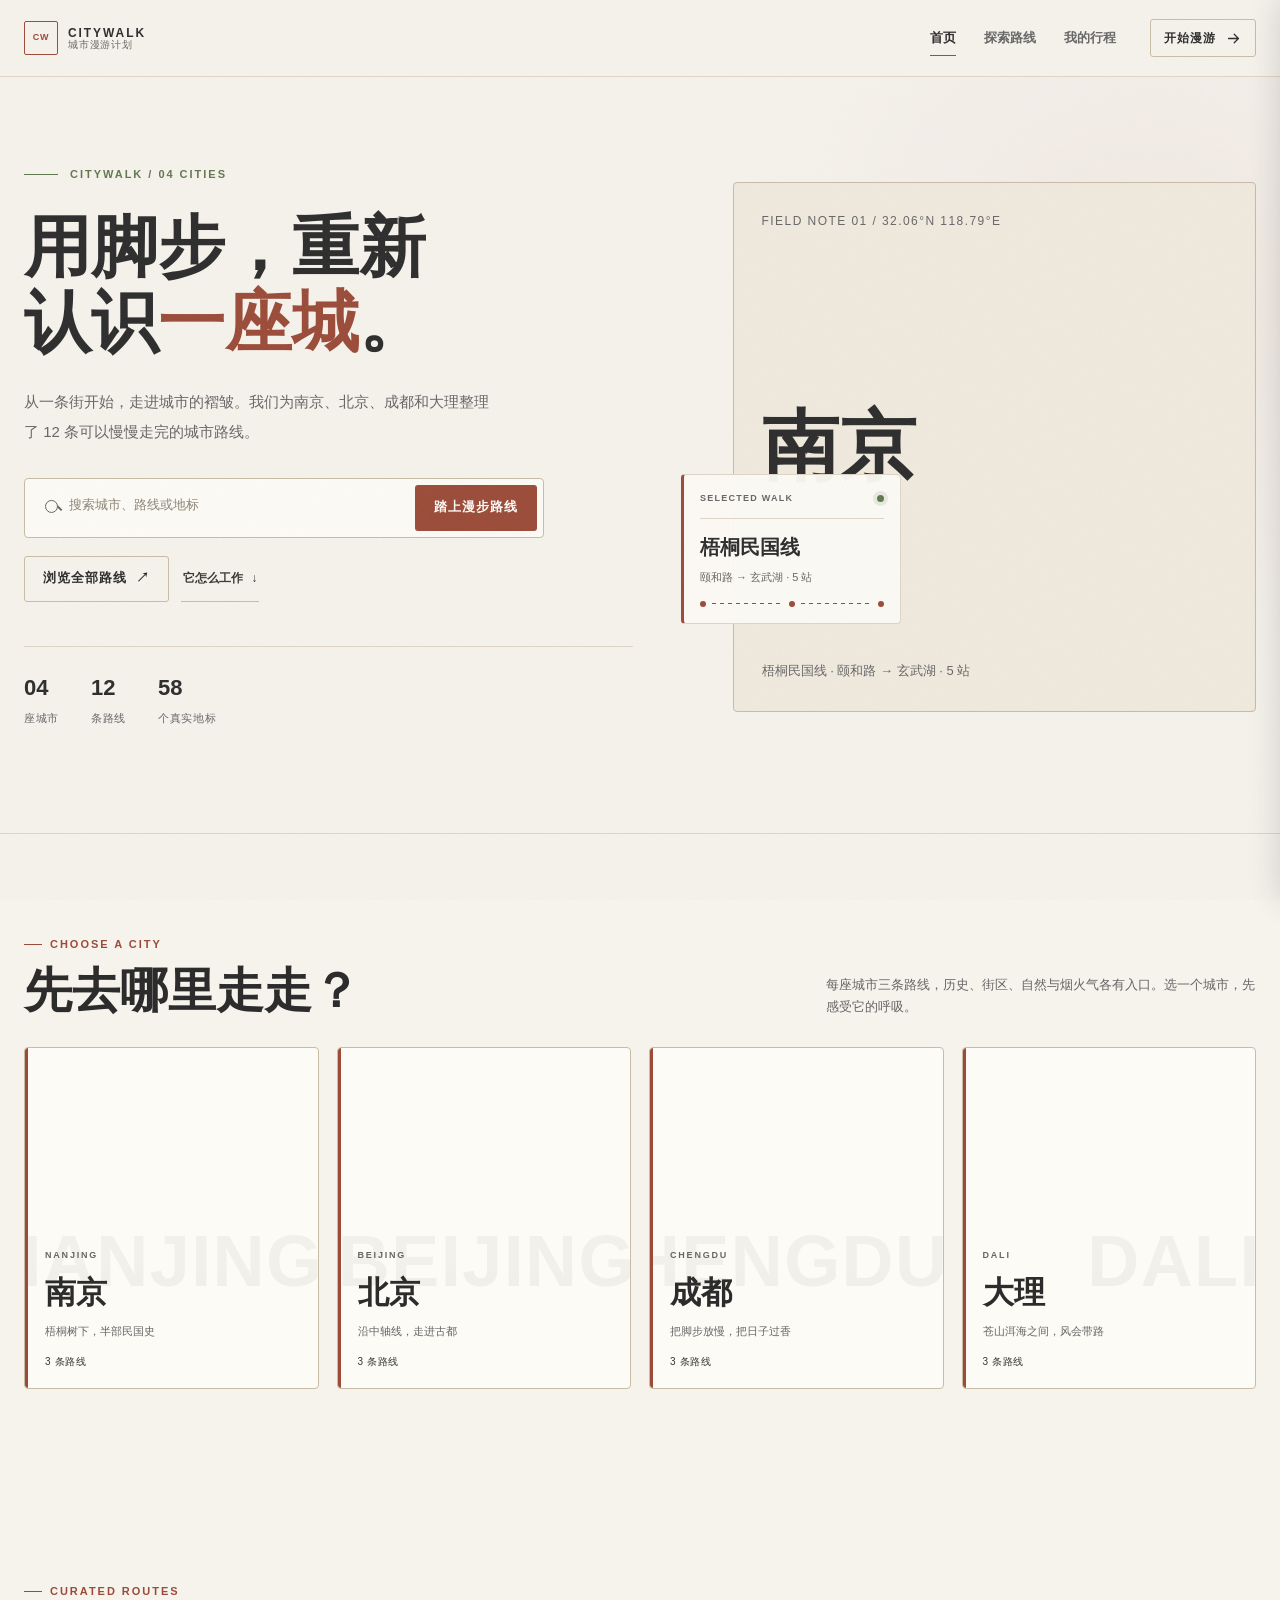
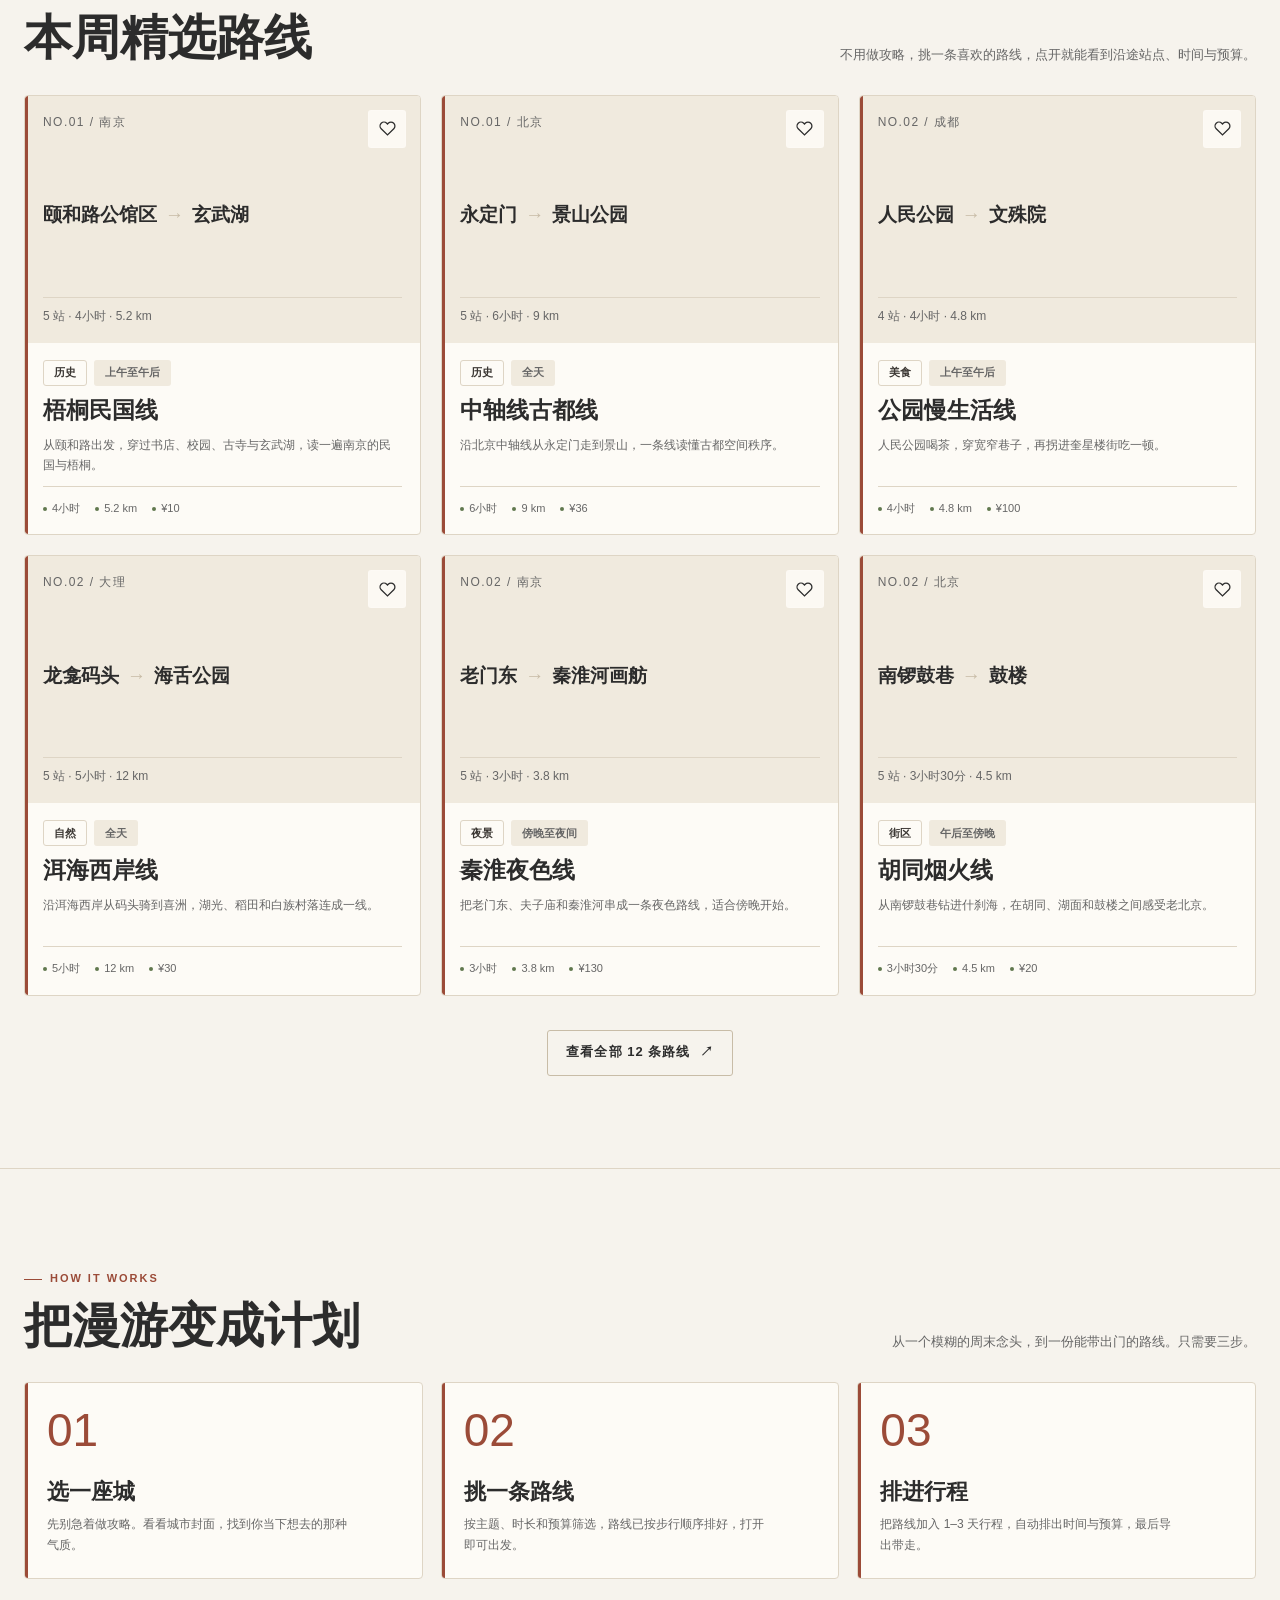
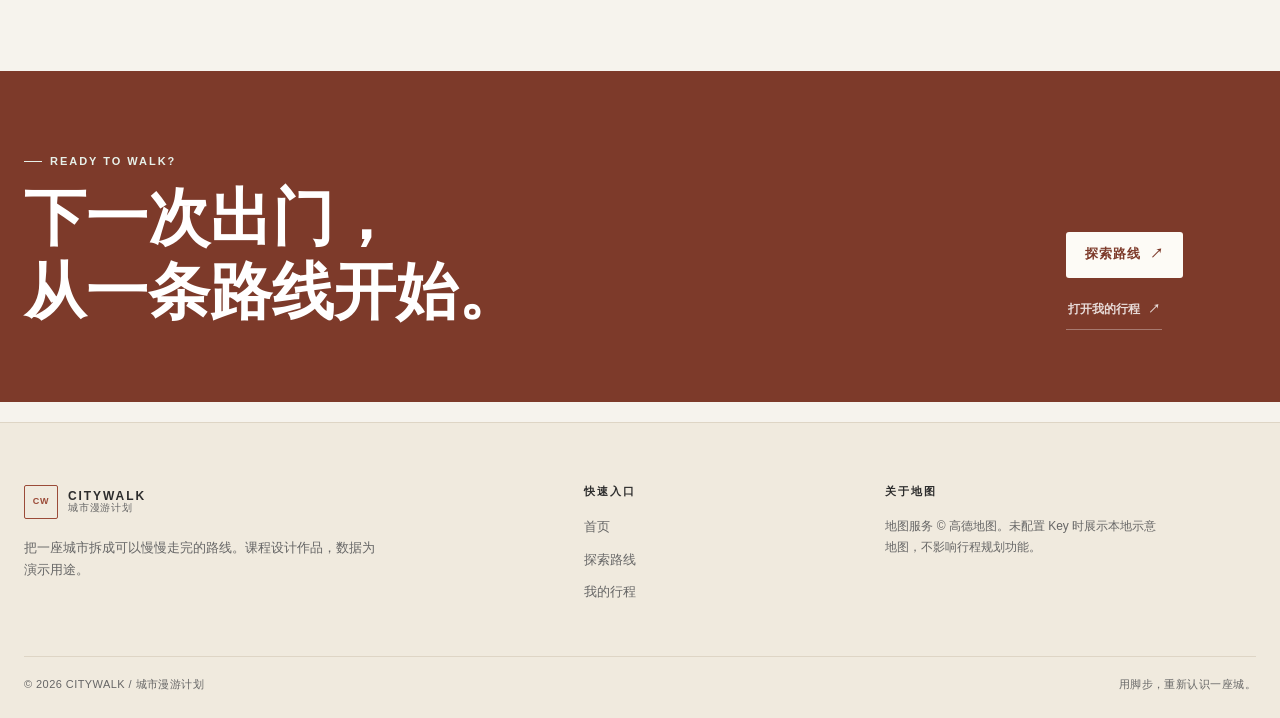
<file: index.html>
<!doctype html>
<html lang="zh-CN">
<head>
  <meta charset="utf-8">
  <meta name="viewport" content="width=device-width, initial-scale=1">
  <meta name="description" content="城市漫游计划：用脚步重新认识南京、北京、成都、大理。">
  <title>城市漫游计划 · 用脚步重新认识一座城</title>
  <link rel="stylesheet" href="css/base.css">
  <link rel="stylesheet" href="css/layout.css">
  <link rel="stylesheet" href="css/components.css">
  <link rel="stylesheet" href="css/pages.css">
</head>
<body class="page-home">
  <a class="skip-link" href="#main">跳到主要内容</a>
  <div id="site-header"></div>
  <main id="main">
    <section class="home-hero">
      <div class="container hero-grid">
        <div class="hero-copy">
          <div class="hero-kicker">CITYWALK / 04 CITIES</div>
          <h1 class="hero-title">用脚步，重新认识<em>一座城</em>。</h1>
          <p class="hero-sub">从一条街开始，走进城市的褶皱。我们为南京、北京、成都和大理整理了 12 条可以慢慢走完的城市路线。</p>
          <form class="hero-search" id="home-search" role="search">
            <label>
              <span class="sr-only">搜索城市、路线或地标</span>
              <input id="home-search-input" name="q" type="search" autocomplete="off" placeholder="搜索城市、路线或地标">
            </label>
            <button class="btn btn--primary" type="submit">踏上漫步路线</button>
          </form>
          <div class="hero-actions">
            <a class="btn btn--outline" href="explore.html">浏览全部路线 <span aria-hidden="true">↗</span></a>
            <a class="text-link" href="#how-it-works">它怎么工作 <span aria-hidden="true">↓</span></a>
          </div>
          <div class="hero-stats" aria-label="项目数据">
            <div class="hero-stat"><strong>04</strong><span>座城市</span></div>
            <div class="hero-stat"><strong>12</strong><span>条路线</span></div>
            <div class="hero-stat"><strong>58</strong><span>个真实地标</span></div>
          </div>
        </div>
        <div class="hero-art">
          <div class="hero-art__image hero-art__image--type">
            <span class="hero-no">FIELD NOTE 01 / 32.06°N 118.79°E</span>
            <span class="hero-name" id="hero-name">南京</span>
            <span class="hero-route">梧桐民国线 · 颐和路 → 玄武湖 · 5 站</span>
          </div>
          <div class="hero-map-card">
            <div class="hero-map-card__top"><span>SELECTED WALK</span><i></i></div>
            <strong>梧桐民国线</strong>
            <p>颐和路 → 玄武湖 · 5 站</p>
            <div class="hero-map-card__line"><i></i><span></span><i></i><span></span><i></i></div>
          </div>
        </div>
      </div>
    </section>

    <section class="section section--line" id="cities">
      <div class="container">
        <div class="section-heading">
          <div>
            <span class="eyebrow">CHOOSE A CITY</span>
            <h2>先去哪里走走？</h2>
          </div>
          <p>每座城市三条路线，历史、街区、自然与烟火气各有入口。选一个城市，先感受它的呼吸。</p>
        </div>
        <div class="city-grid" id="city-grid"></div>
      </div>
    </section>

    <section class="section">
      <div class="container">
        <div class="section-heading">
          <div>
            <span class="eyebrow">CURATED ROUTES</span>
            <h2>本周精选路线</h2>
          </div>
          <p>不用做攻略，挑一条喜欢的路线，点开就能看到沿途站点、时间与预算。</p>
        </div>
        <div class="route-grid" id="featured-routes"></div>
        <div class="section-end-link"><a class="btn btn--outline" href="explore.html">查看全部 12 条路线 <span aria-hidden="true">↗</span></a></div>
      </div>
    </section>

    <section class="section section--line" id="how-it-works">
      <div class="container">
        <div class="section-heading">
          <div>
            <span class="eyebrow">HOW IT WORKS</span>
            <h2>把漫游变成计划</h2>
          </div>
          <p>从一个模糊的周末念头，到一份能带出门的路线。只需要三步。</p>
        </div>
        <div class="how-grid">
          <article class="how-card">
            <span class="how-card__num">01</span>
            <h3>选一座城</h3>
            <p>先别急着做攻略。看看城市封面，找到你当下想去的那种气质。</p>
          </article>
          <article class="how-card">
            <span class="how-card__num">02</span>
            <h3>挑一条路线</h3>
            <p>按主题、时长和预算筛选，路线已按步行顺序排好，打开即可出发。</p>
          </article>
          <article class="how-card">
            <span class="how-card__num">03</span>
            <h3>排进行程</h3>
            <p>把路线加入 1–3 天行程，自动排出时间与预算，最后导出带走。</p>
          </article>
        </div>
      </div>
    </section>

    <section class="home-cta">
      <div class="container home-cta__inner">
        <div>
          <span class="eyebrow eyebrow--light">READY TO WALK?</span>
          <h2>下一次出门，<br>从一条路线开始。</h2>
        </div>
        <div class="home-cta__actions">
          <a class="btn btn--light" href="explore.html">探索路线 <span aria-hidden="true">↗</span></a>
          <a class="text-link text-link--light" href="planner.html">打开我的行程 <span aria-hidden="true">↗</span></a>
        </div>
      </div>
    </section>
  </main>
  <div id="site-footer"></div>
  <script defer src="js/data.js"></script>
  <script defer src="js/config.js"></script>
  <script defer src="js/storage.js"></script>
  <script defer src="js/ui.js"></script>
  <script defer src="js/map.js"></script>
  <script defer src="js/home.js"></script>
</body>
</html>
</file>
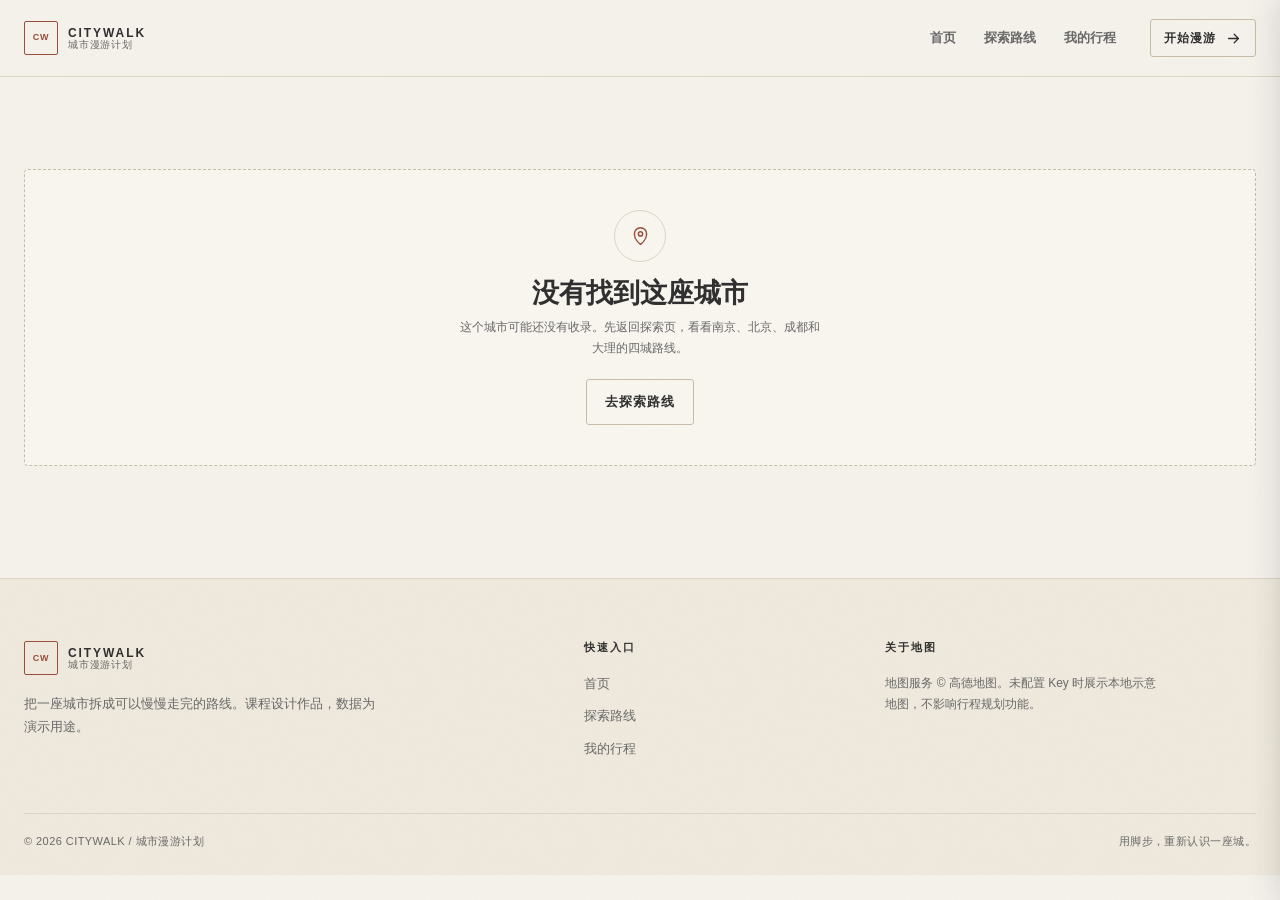
<file: city.html>
﻿<!doctype html>
<html lang="zh-CN">
<head>
  <meta charset="utf-8">
  <meta name="viewport" content="width=device-width, initial-scale=1">
  <meta name="description" content="查看城市的经典漫游路线、站点与地图。">
  <title>城市路线 · 城市漫游计划</title>
  <link rel="stylesheet" href="css/base.css">
  <link rel="stylesheet" href="css/layout.css">
  <link rel="stylesheet" href="css/components.css">
  <link rel="stylesheet" href="css/pages.css">
</head>
<body class="page-city">
  <a class="skip-link" href="#main">跳到主要内容</a>
  <div id="site-header"></div>
  <main id="main">
    <section class="city-hero" id="city-hero" hidden>
      <div class="city-hero__bg"></div>
      <div class="container city-hero__inner">
        <div class="city-hero__copy">
          <span class="city-hero__latin" id="city-latin"></span>
          <h1 id="city-name"></h1>
          <p class="city-hero__tagline" id="city-tagline"></p>
          <p class="city-hero__intro" id="city-intro"></p>
          <div class="city-hero__stats" id="city-stats"></div>
        </div>
      </div>
    </section>

    <section class="section section--tight" id="city-content" hidden>
      <div class="container">
        <div class="city-layout">
          <div>
            <div class="section-heading city-list-heading">
              <div>
                <span class="eyebrow">CITY WALKS</span>
                <h2>从这里开始走</h2>
              </div>
              <p>选择一条路线，右侧地图会同步显示站点与路径。</p>
            </div>
            <div class="city-route-list" id="city-route-list"></div>
          </div>
          <aside class="city-map-panel">
            <div class="planner-map-card">
              <div class="planner-map-card__head">
                <div>
                  <span class="eyebrow">ROUTE MAP</span>
                  <h3 id="city-map-title">路线地图</h3>
                </div>
                <span id="city-map-meta"></span>
              </div>
              <div class="map-shell" id="city-map" aria-label="城市路线地图"></div>
            </div>
            <div class="city-selected" id="city-selected-info"></div>
          </aside>
        </div>
      </div>
    </section>

    <section class="section" id="city-empty" hidden>
      <div class="container" id="city-empty-content"></div>
    </section>
  </main>
  <div id="site-footer"></div>
  <script defer src="js/data.js"></script>
  <script defer src="js/config.js"></script>
  <script defer src="js/storage.js"></script>
  <script defer src="js/ui.js"></script>
  <script defer src="js/map.js"></script>
  <script defer src="js/city.js"></script>
</body>
</html>
</file>
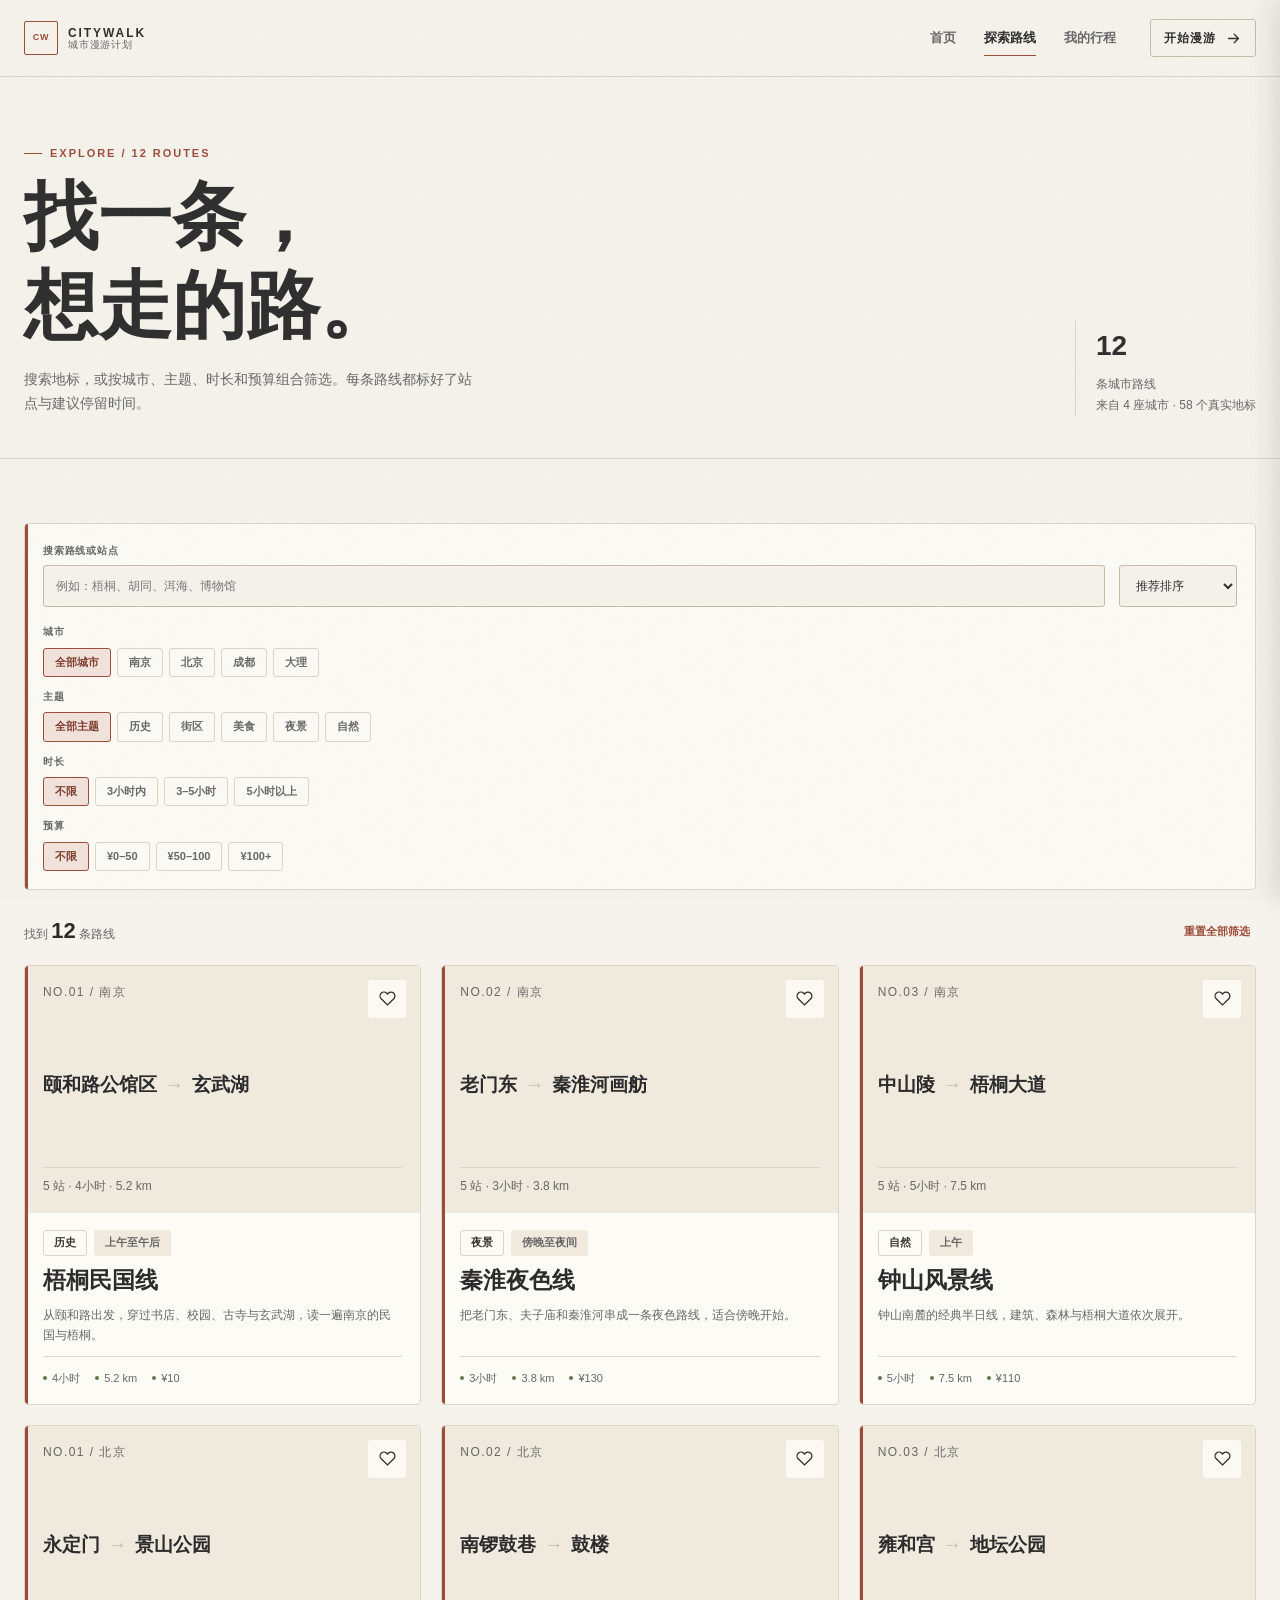
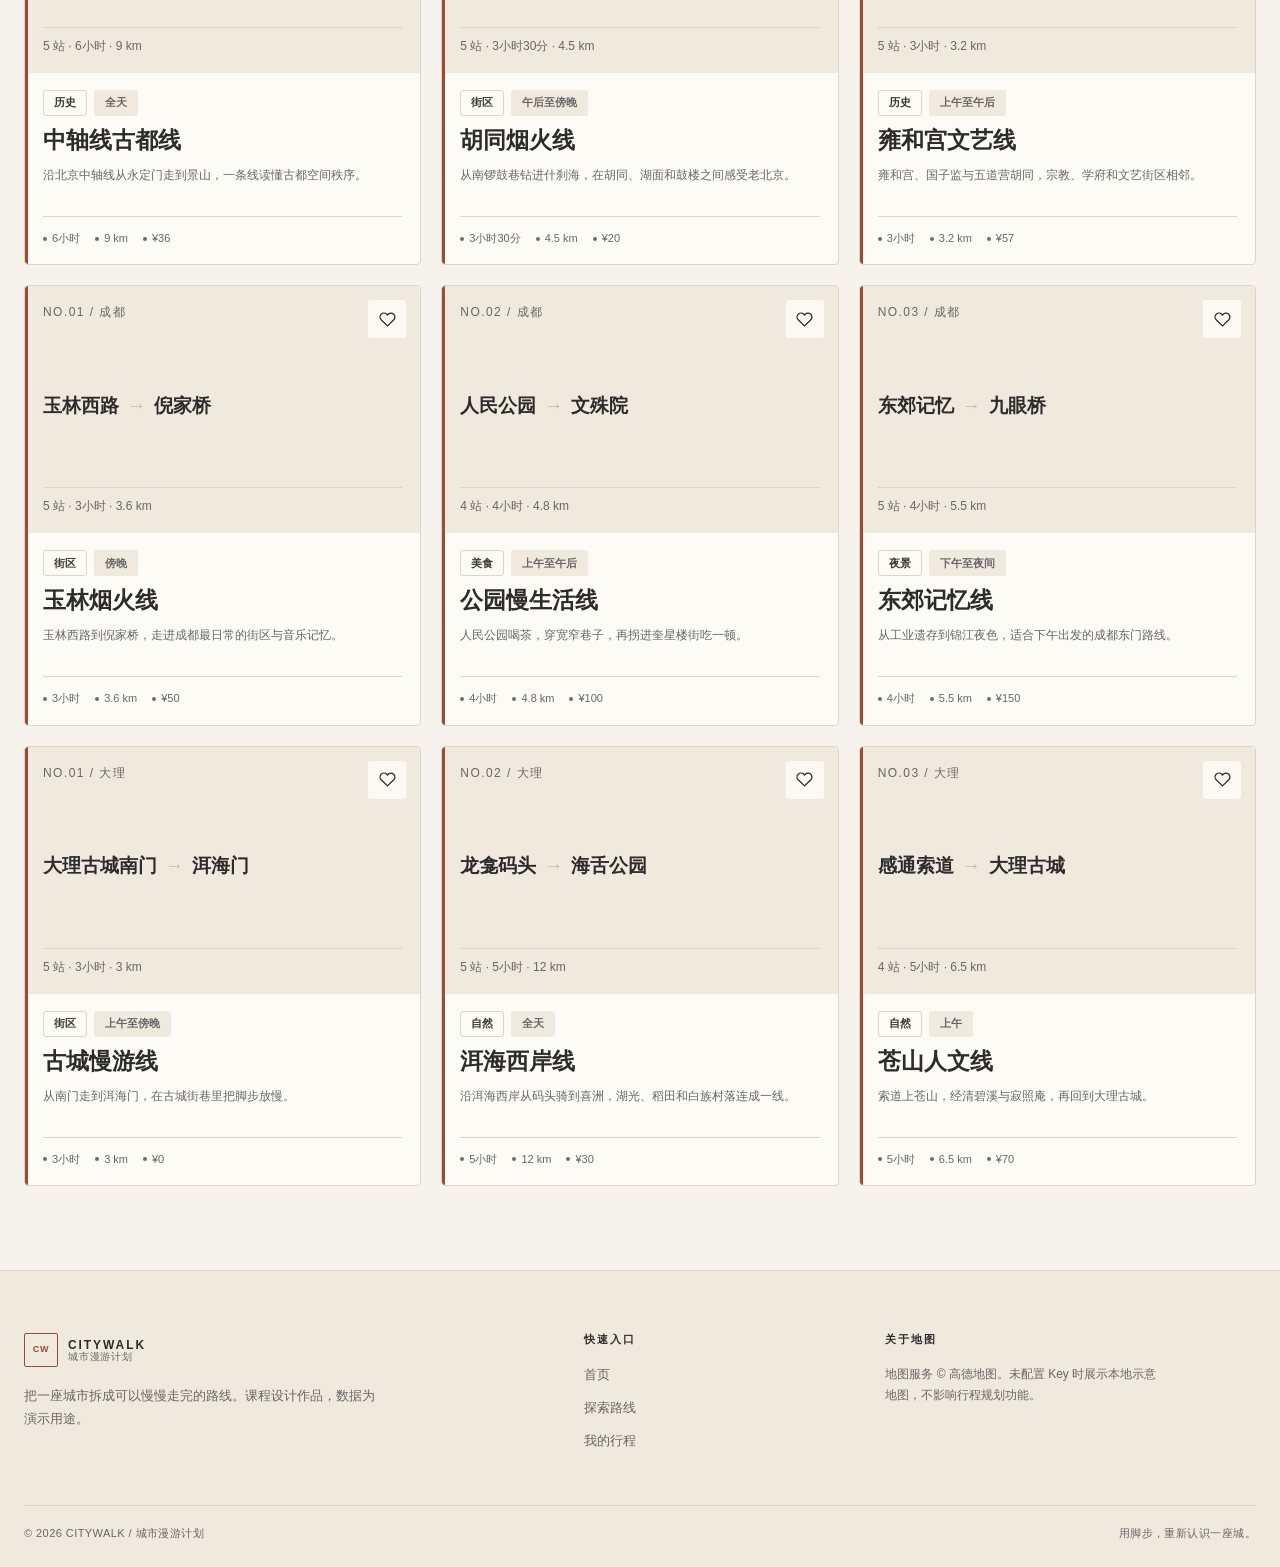
<file: explore.html>
<!doctype html>
<html lang="zh-CN">
<head>
  <meta charset="utf-8">
  <meta name="viewport" content="width=device-width, initial-scale=1">
  <meta name="description" content="按城市、主题、时长和预算筛选城市漫游路线。">
  <title>探索路线 · 城市漫游计划</title>
  <link rel="stylesheet" href="css/base.css">
  <link rel="stylesheet" href="css/layout.css">
  <link rel="stylesheet" href="css/components.css">
  <link rel="stylesheet" href="css/pages.css">
</head>
<body class="page-explore">
  <a class="skip-link" href="#main">跳到主要内容</a>
  <div id="site-header"></div>
  <main id="main">
    <section class="page-hero">
      <div class="container page-hero__inner">
        <div>
          <span class="eyebrow">EXPLORE / 12 ROUTES</span>
          <h1 class="page-title">找一条，<br>想走的路。</h1>
          <p class="page-sub">搜索地标，或按城市、主题、时长和预算组合筛选。每条路线都标好了站点与建议停留时间。</p>
        </div>
        <aside class="page-hero__aside">
          <strong>12</strong>
          条城市路线<br>
          来自 4 座城市 · 58 个真实地标
        </aside>
      </div>
    </section>

    <section class="section section--tight explore-section">
      <div class="container">
        <form class="filter-panel" id="filter-form" aria-label="路线筛选">
          <div class="filter-top">
            <label class="filter-search">
              <span>搜索路线或站点</span>
              <input id="explore-search" type="search" autocomplete="off" placeholder="例如：梧桐、胡同、洱海、博物馆">
            </label>
            <label class="sort-control">
              <span class="sr-only">排序方式</span>
              <select id="explore-sort" aria-label="路线排序">
                <option value="recommended">推荐排序</option>
                <option value="short">时长从短到长</option>
                <option value="budget">预算从低到高</option>
                <option value="distance">距离从近到远</option>
              </select>
            </label>
          </div>
          <div class="filter-row">
            <div class="filter-group">
              <span>城市</span>
              <div class="chip-row" id="filter-city" role="group" aria-label="按城市筛选"></div>
            </div>
            <div class="filter-group">
              <span>主题</span>
              <div class="chip-row" id="filter-theme" role="group" aria-label="按主题筛选"></div>
            </div>
            <div class="filter-group">
              <span>时长</span>
              <div class="chip-row" id="filter-duration" role="group" aria-label="按时长筛选"></div>
            </div>
            <div class="filter-group">
              <span>预算</span>
              <div class="chip-row" id="filter-budget" role="group" aria-label="按预算筛选"></div>
            </div>
          </div>
        </form>

        <div class="results-bar">
          <p>找到 <strong id="result-count">12</strong> 条路线</p>
          <button class="reset-filters" id="reset-filters" type="button">重置全部筛选</button>
        </div>
        <div class="sr-only" id="filter-status" aria-live="polite"></div>
        <div class="route-grid" id="explore-grid"></div>
        <div id="explore-empty" hidden></div>
      </div>
    </section>
  </main>
  <div id="site-footer"></div>
  <script defer src="js/data.js"></script>
  <script defer src="js/config.js"></script>
  <script defer src="js/storage.js"></script>
  <script defer src="js/ui.js"></script>
  <script defer src="js/map.js"></script>
  <script defer src="js/explore.js"></script>
</body>
</html>
</file>
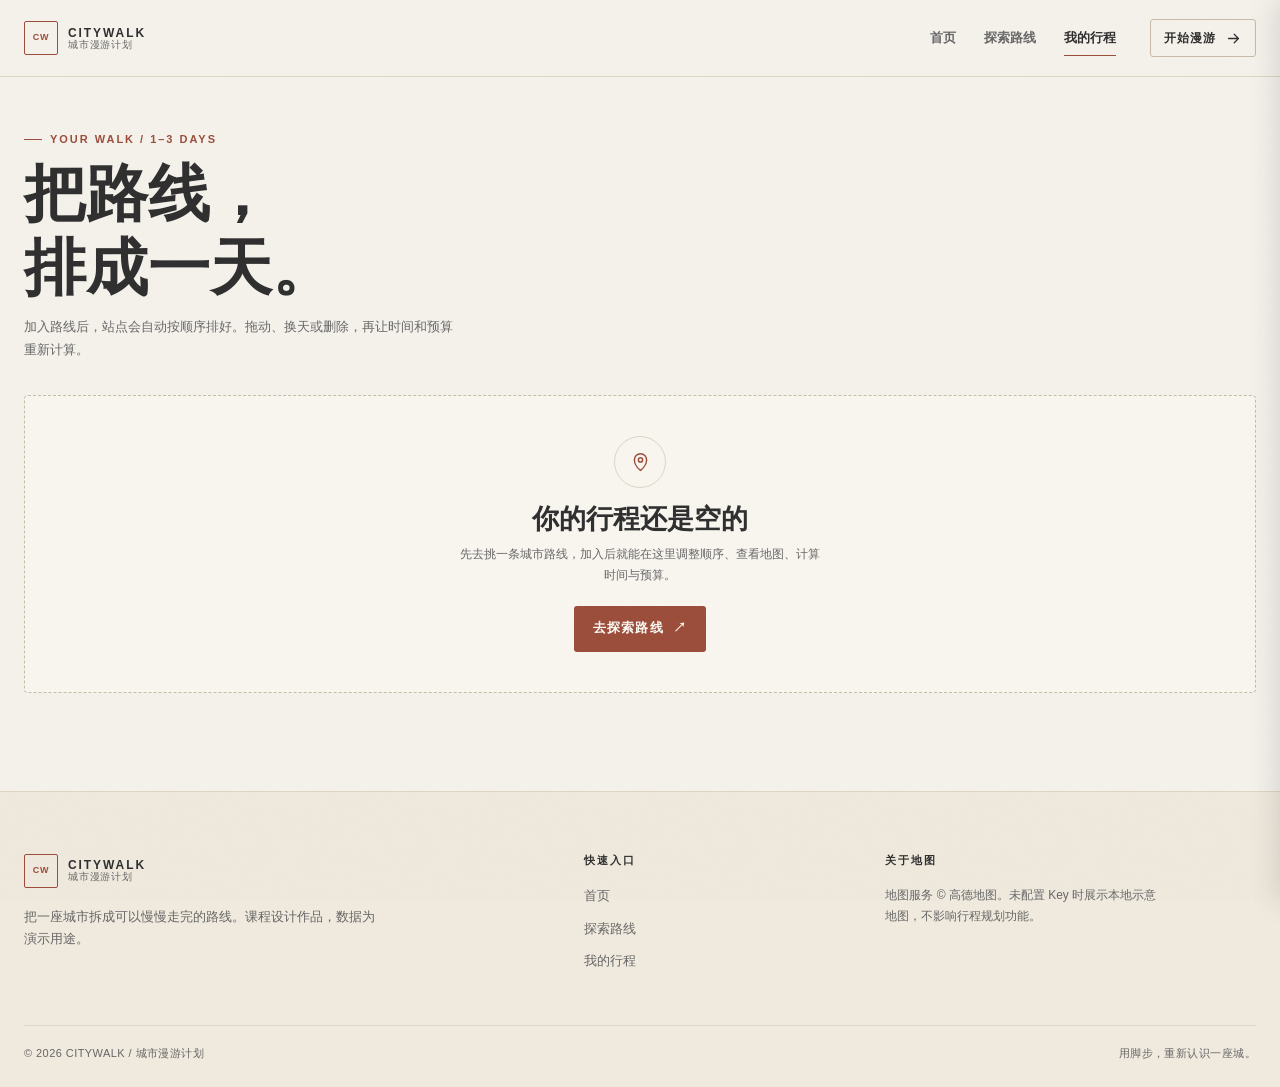
<file: planner.html>
﻿<!doctype html>
<html lang="zh-CN">
<head>
  <meta charset="utf-8">
  <meta name="viewport" content="width=device-width, initial-scale=1">
  <meta name="description" content="把城市漫游路线排成 1 至 3 天行程，自动计算时间和预算。">
  <title>我的行程 · 城市漫游计划</title>
  <link rel="stylesheet" href="css/base.css">
  <link rel="stylesheet" href="css/layout.css">
  <link rel="stylesheet" href="css/components.css">
  <link rel="stylesheet" href="css/pages.css">
</head>
<body class="page-planner">
  <a class="skip-link" href="#main">跳到主要内容</a>
  <div id="site-header"></div>
  <main id="main" class="planner-page">
    <div class="container">
      <header class="planner-header">
        <div>
          <span class="eyebrow">YOUR WALK / 1–3 DAYS</span>
          <h1>把路线，<br>排成一天。</h1>
          <p>加入路线后，站点会自动按顺序排好。拖动、换天或删除，再让时间和预算重新计算。</p>
        </div>
        <div class="planner-controls" id="planner-controls" hidden>
          <label class="control">
            <span>开始日期</span>
            <input id="plan-start-date" type="date">
          </label>
          <label class="control">
            <span>行程天数</span>
            <select id="plan-day-count">
              <option value="1">1 天</option>
              <option value="2">2 天</option>
              <option value="3">3 天</option>
            </select>
          </label>
          <button class="btn btn--outline btn--small" id="clear-plan" type="button">清空行程</button>
          <button class="btn btn--primary btn--small" id="export-plan" type="button">导出行程</button>
        </div>
      </header>

      <div id="planner-empty"></div>

      <div class="planner-layout" id="planner-layout" hidden>
        <div class="planner-main">
          <div class="planner-toolbar">
            <div>
              <span class="eyebrow">ITINERARY</span>
              <h2 id="plan-city-title">我的城市行程</h2>
              <p id="plan-city-summary"></p>
            </div>
            <a class="btn btn--outline btn--small" id="add-more-routes" href="explore.html">继续挑选路线 <span aria-hidden="true">↗</span></a>
          </div>
          <div class="day-tabs" id="day-tabs" role="tablist" aria-label="行程日期"></div>
          <div class="day-schedule" id="day-schedule"></div>
          <div class="planner-map-card">
            <div class="planner-map-card__head">
              <div>
                <span class="eyebrow">DAY MAP</span>
                <h3>当天路线地图</h3>
              </div>
              <span id="planner-map-meta">本地示意地图</span>
            </div>
            <div class="map-shell planner-map" id="planner-map" aria-label="当天路线地图"></div>
          </div>
        </div>

        <aside class="planner-sidebar">
          <section class="summary-card" aria-labelledby="summary-title">
            <div id="summary-content"></div>
          </section>
          <div class="planner-tip">
            <span class="eyebrow">FIELD NOTES</span>
            <h2>一点小提示</h2>
            <p>路线按每天 09:00 出发排程，每两站之间预留 20 分钟交通时间。这里的时间与费用是课程演示用近似值，出发前请再确认开放时间。</p>
            <a class="text-link" href="explore.html">去找更多路线 <span aria-hidden="true">↗</span></a>
          </div>
        </aside>
      </div>
    </div>
  </main>
  <div id="site-footer"></div>
  <script defer src="js/data.js"></script>
  <script defer src="js/config.js"></script>
  <script defer src="js/storage.js"></script>
  <script defer src="js/ui.js"></script>
  <script defer src="js/map.js"></script>
  <script defer src="js/planner.js"></script>
</body>
</html>
</file>
<file: css/base.css>
﻿:root {
  --bg: #f5f6f2;
  --surface: #ffffff;
  --surface-alt: #edf0ea;
  --surface-deep: #e4e9e2;
  --ink: #15191c;
  --ink-soft: #2a3032;
  --muted: #6e7673;
  --line: #dce1db;
  --line-strong: #c9d1c9;
  --accent: #1f6f5c;
  --accent-dark: #164f42;
  --accent-soft: #e3efea;
  --warm: #e56b3f;
  --warm-soft: #f9e8e0;
  --map-water: #dce8e5;
  --danger: #b84545;
  --shadow: 0 18px 38px rgba(21, 25, 28, 0.08);
  --shadow-soft: 0 8px 20px rgba(21, 25, 28, 0.05);
  --radius: 12px;
  --radius-lg: 20px;
  --max: 1280px;
  --header-h: 76px;
  --font-sans: "Noto Sans SC", "Microsoft YaHei", "PingFang SC", Arial, sans-serif;
}

*,
*::before,
*::after {
  box-sizing: border-box;
}

html {
  scroll-behavior: smooth;
}

body {
  margin: 0;
  min-width: 320px;
  background: var(--bg);
  color: var(--ink);
  font-family: var(--font-sans);
  font-size: 16px;
  line-height: 1.75;
  font-variant-numeric: tabular-nums;
  -webkit-font-smoothing: antialiased;
  text-rendering: optimizeLegibility;
}

body.is-drawer-open,
body.is-modal-open {
  overflow: hidden;
}

button,
input,
select,
textarea {
  font: inherit;
  color: inherit;
}

button {
  cursor: pointer;
}

a {
  color: inherit;
  text-decoration: none;
}

img,
svg {
  display: block;
}

img {
  max-width: 100%;
}

h1,
h2,
h3,
h4,
p,
ol,
ul {
  margin: 0;
}

ol,
ul {
  padding: 0;
  list-style: none;
}

h1,
h2,
h3,
h4 {
  line-height: 1.2;
  font-weight: 700;
}

h3 {
  line-height: 1.35;
}

h1,
h2 {
  letter-spacing: 0;
}

p {
  color: var(--muted);
}

::selection {
  background: var(--accent);
  color: #fff;
}

:focus-visible {
  outline: 2px solid var(--accent);
  outline-offset: 3px;
}

.container {
  width: min(var(--max), calc(100% - 48px));
  margin-inline: auto;
}

.section {
  padding: 92px 0;
}

.section--tight {
  padding: 64px 0;
}

.section--line {
  border-top: 1px solid var(--line);
}

.eyebrow {
  display: inline-flex;
  align-items: center;
  gap: 8px;
  color: var(--accent);
  font-size: 11px;
  font-weight: 750;
  letter-spacing: 0.18em;
  line-height: 1.2;
  text-transform: uppercase;
}

.eyebrow::before {
  width: 18px;
  height: 1px;
  background: currentColor;
  content: "";
}

.eyebrow--light {
  color: #e7f0e9;
}

.muted {
  color: var(--muted);
}

.tag {
  display: inline-flex;
  align-items: center;
  min-height: 26px;
  padding: 3px 10px;
  border: 1px solid var(--line);
  border-radius: 99px;
  background: transparent;
  color: var(--ink-soft);
  font-size: 11px;
  font-weight: 650;
  line-height: 1.2;
  white-space: nowrap;
}

.tag--soft {
  border-color: transparent;
  background: var(--surface-alt);
  color: var(--muted);
}

.tag-row {
  display: flex;
  flex-wrap: wrap;
  gap: 7px;
}

.btn {
  display: inline-flex;
  align-items: center;
  justify-content: center;
  gap: 9px;
  min-height: 46px;
  padding: 10px 18px;
  border: 1px solid transparent;
  border-radius: 9px;
  background: var(--accent);
  color: #fff;
  font-size: 13px;
  font-weight: 700;
  letter-spacing: 0.01em;
  transition: transform 180ms ease, background 180ms ease, border-color 180ms ease, color 180ms ease;
}

.btn:hover {
  background: var(--accent-dark);
  transform: translateY(-1px);
}

.btn svg {
  width: 17px;
  height: 17px;
  fill: none;
  stroke: currentColor;
  stroke-width: 1.8;
  stroke-linecap: round;
  stroke-linejoin: round;
}

.btn--primary {
  background: var(--accent);
  color: #fff;
}

.btn--outline {
  border-color: var(--line-strong);
  background: transparent;
  color: var(--ink);
}

.btn--outline:hover {
  border-color: var(--accent);
  background: var(--accent-soft);
  color: var(--accent-dark);
}

.btn--ghost {
  border-color: transparent;
  background: transparent;
  color: var(--muted);
}

.btn--ghost:hover {
  background: var(--surface-alt);
  color: var(--ink);
}

.btn--small {
  min-height: 38px;
  padding: 7px 13px;
  font-size: 12px;
}

.btn--wide {
  width: 100%;
}

.btn:disabled {
  cursor: not-allowed;
  opacity: 0.52;
  transform: none;
}

.favorite-button {
  display: inline-grid;
  position: absolute;
  top: 14px;
  right: 14px;
  z-index: 3;
  width: 38px;
  height: 38px;
  place-items: center;
  border: 1px solid rgba(255, 255, 255, 0.5);
  border-radius: 50%;
  background: rgba(255, 255, 255, 0.86);
  color: var(--ink);
  backdrop-filter: blur(8px);
  transition: transform 180ms ease, background 180ms ease, color 180ms ease;
}

.favorite-button:hover {
  transform: scale(1.05);
  background: #fff;
}

.favorite-button svg {
  width: 17px;
  height: 17px;
  fill: none;
  stroke: currentColor;
  stroke-width: 1.8;
}

.favorite-button.is-active {
  color: var(--warm);
  background: #fff;
}

.favorite-button.is-active svg {
  fill: currentColor;
}

.sr-only {
  position: absolute;
  width: 1px;
  height: 1px;
  padding: 0;
  margin: -1px;
  overflow: hidden;
  clip: rect(0, 0, 0, 0);
  white-space: nowrap;
  border: 0;
}

@media (prefers-reduced-motion: reduce) {
  html {
    scroll-behavior: auto;
  }
  *,
  *::before,
  *::after {
    animation-duration: 0.01ms !important;
    animation-iteration-count: 1 !important;
    transition-duration: 0.01ms !important;
  }
}

@media (max-width: 900px) {
  .container {
    width: min(var(--max), calc(100% - 36px));
  }
  .section {
    padding: 72px 0;
  }
}

@media (max-width: 640px) {
  body {
    font-size: 14px;
  }
  .container {
    width: min(var(--max), calc(100% - 28px));
  }
  .section {
    padding: 54px 0;
  }
  .eyebrow {
    font-size: 10px;
  }
}
</file>
<file: css/layout.css>
﻿.site-header {
  position: sticky;
  top: 0;
  z-index: 40;
  border-bottom: 1px solid rgba(220, 225, 219, 0.86);
  background: rgba(245, 246, 242, 0.9);
  backdrop-filter: blur(16px);
}

.site-header__inner {
  display: flex;
  align-items: center;
  gap: 34px;
  height: var(--header-h);
}

.brand {
  display: inline-flex;
  align-items: center;
  gap: 10px;
  flex: 0 0 auto;
}

.brand__mark {
  display: grid;
  width: 34px;
  height: 34px;
  place-items: center;
  border: 1px solid var(--ink);
  border-radius: 50%;
  color: var(--ink);
  font-size: 9px;
  font-weight: 800;
  letter-spacing: 0.08em;
}

.brand__text {
  display: grid;
  gap: 1px;
  line-height: 1;
}

.brand__text strong {
  font-size: 12px;
  font-weight: 800;
  letter-spacing: 0.16em;
}

.brand__text small {
  color: var(--muted);
  font-size: 10px;
  letter-spacing: 0.08em;
}

.primary-nav {
  display: flex;
  align-items: center;
  gap: 28px;
  margin-left: auto;
}

.primary-nav a {
  position: relative;
  display: inline-flex;
  align-items: center;
  gap: 6px;
  min-height: 38px;
  color: var(--muted);
  font-size: 13px;
  font-weight: 650;
  transition: color 160ms ease;
}

.primary-nav a::after {
  position: absolute;
  right: 0;
  bottom: 1px;
  left: 0;
  height: 1px;
  background: var(--accent);
  content: "";
  opacity: 0;
  transform: scaleX(0.4);
  transition: opacity 160ms ease, transform 160ms ease;
}

.primary-nav a:hover,
.primary-nav a.is-active {
  color: var(--ink);
}

.primary-nav a.is-active::after {
  opacity: 1;
  transform: scaleX(1);
}

.nav-count {
  display: inline-grid;
  min-width: 18px;
  height: 18px;
  place-items: center;
  padding: 0 5px;
  border-radius: 99px;
  background: var(--accent-soft);
  color: var(--accent-dark);
  font-size: 10px;
  font-weight: 750;
}

.nav-count.is-empty {
  display: none;
}

.menu-toggle {
  display: none;
  margin-left: auto;
  padding: 7px 11px;
  border: 1px solid var(--line-strong);
  border-radius: 7px;
  background: transparent;
  font-size: 12px;
  font-weight: 700;
}

.header-cta {
  flex: 0 0 auto;
}

.site-footer {
  margin-top: 20px;
  border-top: 1px solid var(--line);
  background: #eef1ec;
}

.footer-grid {
  display: grid;
  grid-template-columns: 1.35fr 0.65fr 1fr;
  gap: 60px;
  padding-top: 62px;
  padding-bottom: 52px;
}

.footer-brand p {
  max-width: 360px;
  margin-top: 18px;
  font-size: 13px;
}

.brand--footer .brand__mark {
  border-color: var(--accent);
  color: var(--accent);
}

.footer-links,
.footer-note {
  display: grid;
  align-content: start;
  gap: 10px;
}

.footer-links h2,
.footer-note h2 {
  margin-bottom: 8px;
  color: var(--ink);
  font-family: var(--font-sans);
  font-size: 11px;
  font-weight: 800;
  letter-spacing: 0.16em;
  text-transform: uppercase;
}

.footer-links a {
  width: fit-content;
  color: var(--muted);
  font-size: 13px;
}

.footer-links a:hover {
  color: var(--accent);
}

.footer-note p {
  max-width: 280px;
  font-size: 12px;
}

.footer-bottom {
  display: flex;
  justify-content: space-between;
  padding-top: 18px;
  padding-bottom: 24px;
  border-top: 1px solid var(--line);
  color: var(--muted);
  font-size: 11px;
  letter-spacing: 0.04em;
}

.home-hero {
  position: relative;
  overflow: hidden;
  padding: 64px 0 86px;
}

.home-hero::before {
  position: absolute;
  top: 0;
  right: 0;
  width: 44vw;
  height: 100%;
  background: radial-gradient(circle at 70% 42%, rgba(31, 111, 92, 0.08), transparent 65%);
  content: "";
  pointer-events: none;
}

.hero-grid {
  display: grid;
  grid-template-columns: minmax(0, 1.02fr) minmax(0, 0.98fr);
  gap: 72px;
  align-items: center;
}

.hero-copy {
  position: relative;
  z-index: 1;
}

.hero-kicker {
  display: flex;
  align-items: center;
  gap: 12px;
  margin-bottom: 22px;
  color: var(--accent);
  font-size: 11px;
  font-weight: 800;
  letter-spacing: 0.18em;
}

.hero-kicker::before {
  width: 34px;
  height: 1px;
  background: var(--accent);
  content: "";
}

.hero-title {
  max-width: 9em;
  font-size: clamp(40px, 5.2vw, 72px);
  line-height: 1.12;
  letter-spacing: 0;
  font-weight: 700;
  text-wrap: balance;
}

.hero-title em {
  color: var(--accent);
  font-style: normal;
}

.hero-sub {
  max-width: 490px;
  margin-top: 24px;
  font-size: 15px;
  line-height: 1.85;
}

.hero-search {
  display: flex;
  gap: 8px;
  max-width: 520px;
  margin-top: 32px;
  padding: 6px;
  border: 1px solid var(--line-strong);
  border-radius: 10px;
  background: var(--surface);
  box-shadow: var(--shadow-soft);
}

.hero-search label {
  position: relative;
  flex: 1;
}

.hero-search label::before {
  position: absolute;
  top: 50%;
  left: 14px;
  width: 13px;
  height: 13px;
  border: 1.5px solid var(--muted);
  border-radius: 50%;
  content: "";
  transform: translateY(-62%);
}

.hero-search label::after {
  position: absolute;
  top: 50%;
  left: 25px;
  width: 6px;
  height: 1.5px;
  background: var(--muted);
  content: "";
  transform: rotate(45deg) translateY(-1px);
}

.hero-search input {
  width: 100%;
  height: 40px;
  padding: 0 14px 0 38px;
  border: 0;
  outline: 0;
  background: transparent;
  font-size: 13px;
}

.hero-search input::placeholder {
  color: #9aa19d;
}

.hero-actions {
  display: flex;
  flex-wrap: wrap;
  gap: 12px;
  margin-top: 18px;
}

.hero-stats {
  display: flex;
  flex-wrap: wrap;
  gap: 28px;
  margin-top: 40px;
  padding-top: 20px;
  border-top: 1px solid var(--line);
}

.hero-stat {
  display: grid;
  gap: 2px;
}

.hero-stat strong {
  font-size: 22px;
  font-weight: 650;
  letter-spacing: 0;
}

.hero-stat span {
  color: var(--muted);
  font-size: 11px;
  letter-spacing: 0.06em;
}

.hero-art {
  position: relative;
  min-height: 530px;
}

.hero-art__image {
  position: absolute;
  inset: 0 0 0 5%;
  overflow: hidden;
  border: 1px solid var(--line-strong);
  border-radius: 24px;
  background: var(--surface-alt);
  box-shadow: var(--shadow);
}

.hero-art__image--type {
  display: flex;
  flex-direction: column;
  justify-content: space-between;
  padding: 28px;
}

.hero-no {
  color: var(--muted);
  font-size: 12px;
  letter-spacing: 0.12em;
}

.hero-name {
  color: var(--ink);
  font-size: clamp(56px, 6vw, 88px);
  font-weight: 700;
  line-height: 1;
  letter-spacing: 0;
}

.hero-route {
  color: var(--muted);
  font-size: 13px;
}

.hero-map-card {
  position: absolute;
  bottom: 88px;
  left: -24px;
  z-index: 2;
  width: 220px;
  padding: 16px;
  border: 1px solid var(--line);
  border-radius: 12px;
  background: rgba(255, 255, 255, 0.94);
  box-shadow: var(--shadow);
  backdrop-filter: blur(10px);
}

.hero-map-card__top {
  display: flex;
  align-items: center;
  justify-content: space-between;
  padding-bottom: 11px;
  border-bottom: 1px solid var(--line);
}

.hero-map-card__top span {
  color: var(--muted);
  font-size: 9px;
  font-weight: 750;
  letter-spacing: 0.14em;
}

.hero-map-card__top i {
  width: 7px;
  height: 7px;
  border-radius: 50%;
  background: var(--accent);
  box-shadow: 0 0 0 4px var(--accent-soft);
}

.hero-map-card strong {
  display: block;
  margin-top: 11px;
  font-size: 20px;
  font-weight: 600;
}

.hero-map-card p {
  margin-top: 3px;
  font-size: 11px;
}

.hero-map-card__line {
  display: flex;
  align-items: center;
  gap: 6px;
  margin-top: 14px;
}

.hero-map-card__line i {
  width: 6px;
  height: 6px;
  border-radius: 50%;
  background: var(--accent);
}

.hero-map-card__line span {
  flex: 1;
  height: 1px;
  background: repeating-linear-gradient(90deg, var(--accent) 0 4px, transparent 4px 8px);
}

.section-heading {
  display: flex;
  align-items: end;
  justify-content: space-between;
  gap: 24px;
  margin-bottom: 28px;
}

.section-heading h2 {
  margin-top: 8px;
  font-size: clamp(30px, 4vw, 48px);
}

.section-heading p {
  max-width: 430px;
  font-size: 13px;
}

.section-heading--drawer {
  align-items: center;
  margin-top: 34px;
  margin-bottom: 12px;
}

.section-heading--drawer h3 {
  margin-top: 4px;
  font-size: 26px;
  font-weight: 600;
}

.section-heading--drawer .muted {
  font-size: 11px;
}

.city-grid {
  display: grid;
  grid-template-columns: repeat(4, minmax(0, 1fr));
  gap: 18px;
}

.route-grid {
  display: grid;
  grid-template-columns: repeat(3, minmax(0, 1fr));
  gap: 20px;
}

.how-grid {
  display: grid;
  grid-template-columns: repeat(3, minmax(0, 1fr));
  gap: 18px;
}

.page-hero {
  padding: 58px 0 42px;
  border-bottom: 1px solid var(--line);
}

.page-hero__inner {
  display: flex;
  align-items: end;
  justify-content: space-between;
  gap: 42px;
}

.page-title {
  margin-top: 10px;
  font-size: clamp(42px, 6vw, 74px);
}

.page-sub {
  max-width: 460px;
  margin-top: 16px;
  font-size: 14px;
}

.page-hero__aside {
  max-width: 300px;
  padding-left: 20px;
  border-left: 1px solid var(--line);
  color: var(--muted);
  font-size: 12px;
}

.page-hero__aside strong {
  display: block;
  margin-bottom: 4px;
  color: var(--ink);
  font-size: 28px;
  font-weight: 600;
}

.city-hero {
  position: relative;
  overflow: hidden;
  min-height: 480px;
  border-bottom: 1px solid var(--line);
}

.city-hero__bg {
  position: absolute;
  inset: 0;
  background: #1b2226;
}

.city-hero__inner {
  position: relative;
  z-index: 1;
  display: flex;
  align-items: end;
  min-height: 480px;
  padding-top: 90px;
  padding-bottom: 52px;
}

.city-hero__copy {
  max-width: 620px;
  color: #fff;
}

.city-hero__latin {
  color: rgba(255, 255, 255, 0.66);
  font-size: 11px;
  font-weight: 750;
  letter-spacing: 0.24em;
}

.city-hero h1 {
  margin-top: 8px;
  font-size: clamp(64px, 10vw, 124px);
  line-height: 0.9;
  letter-spacing: 0;
}

.city-hero__tagline {
  margin-top: 16px;
  color: #fff;
  font-size: 23px;
}

.city-hero__intro {
  max-width: 490px;
  margin-top: 12px;
  color: rgba(255, 255, 255, 0.72);
  font-size: 13px;
}

.city-hero__stats {
  display: flex;
  flex-wrap: wrap;
  gap: 28px;
  margin-top: 32px;
}

.city-hero__stats div {
  display: grid;
  gap: 2px;
}

.city-hero__stats strong {
  color: #fff;
  font-size: 22px;
  font-weight: 600;
}

.city-hero__stats span {
  color: rgba(255, 255, 255, 0.58);
  font-size: 10px;
  letter-spacing: 0.12em;
}

.city-layout {
  display: grid;
  grid-template-columns: minmax(0, 1.25fr) minmax(340px, 0.75fr);
  gap: 26px;
  align-items: start;
  padding-top: 44px;
  padding-bottom: 72px;
}

.city-map-panel {
  position: sticky;
  top: calc(var(--header-h) + 20px);
  padding: 12px;
  border: 1px solid var(--line);
  border-radius: var(--radius-lg);
  background: var(--surface);
  box-shadow: var(--shadow-soft);
}

.map-shell {
  position: relative;
  overflow: hidden;
  min-height: 470px;
  border-radius: 12px;
  background: var(--surface-alt);
}

.city-route-list {
  display: grid;
  gap: 12px;
}

.city-route-card {
  position: relative;
  display: grid;
  grid-template-columns: 138px minmax(0, 1fr);
  gap: 15px;
  padding: 10px;
  border: 1px solid var(--line);
  border-radius: 12px;
  background: var(--surface);
  transition: border-color 180ms ease, box-shadow 180ms ease, transform 180ms ease;
}

.city-route-card:hover,
.city-route-card.is-active {
  border-color: var(--accent);
  box-shadow: var(--shadow-soft);
  transform: translateY(-1px);
}

.city-route-card__media {
  position: relative;
  overflow: hidden;
  min-height: 116px;
  border-radius: 8px;
  background: var(--surface-alt);
}

.city-route-card__media img {
  width: 100%;
  height: 100%;
  object-fit: cover;
}

.city-route-card__body {
  display: grid;
  align-content: center;
  gap: 6px;
  padding: 4px 4px 4px 0;
}

.city-route-card h3 {
  font-size: 20px;
  font-weight: 600;
  letter-spacing: 0;
}

.city-route-card p {
  display: -webkit-box;
  overflow: hidden;
  font-size: 12px;
  line-height: 1.6;
  -webkit-box-orient: vertical;
  -webkit-line-clamp: 2;
}

.city-route-card__meta {
  display: flex;
  flex-wrap: wrap;
  gap: 10px;
  color: var(--muted);
  font-size: 11px;
}

.city-route-card .favorite-button {
  top: 8px;
  right: 8px;
  width: 31px;
  height: 31px;
}

.planner-page {
  padding: 44px 0 78px;
}

.planner-header {
  display: flex;
  align-items: end;
  justify-content: space-between;
  gap: 32px;
  margin-bottom: 28px;
}

.planner-header h1 {
  margin-top: 8px;
  font-size: clamp(40px, 5vw, 62px);
}

.planner-header p {
  max-width: 430px;
  margin-top: 10px;
  font-size: 13px;
}

.planner-controls {
  display: flex;
  flex-wrap: wrap;
  gap: 10px;
  align-items: end;
}

.control {
  display: grid;
  gap: 5px;
}

.control span {
  color: var(--muted);
  font-size: 10px;
  font-weight: 700;
  letter-spacing: 0.08em;
}

.control input,
.control select {
  height: 40px;
  padding: 0 11px;
  border: 1px solid var(--line-strong);
  border-radius: 7px;
  outline: 0;
  background: var(--surface);
  font-size: 12px;
}

.control input:focus,
.control select:focus {
  border-color: var(--accent);
  box-shadow: 0 0 0 3px var(--accent-soft);
}

.planner-layout {
  display: grid;
  grid-template-columns: minmax(0, 1fr) 350px;
  gap: 24px;
  align-items: start;
}

.planner-main {
  display: grid;
  gap: 18px;
  min-width: 0;
}

.planner-sidebar {
  position: sticky;
  top: calc(var(--header-h) + 20px);
  display: grid;
  gap: 16px;
}

.day-tabs {
  display: flex;
  gap: 7px;
  overflow-x: auto;
  padding-bottom: 2px;
  scrollbar-width: thin;
}

.day-tab {
  display: grid;
  flex: 0 0 auto;
  gap: 1px;
  min-width: 124px;
  padding: 9px 13px;
  border: 1px solid var(--line);
  border-radius: 9px;
  background: var(--surface);
  text-align: left;
}

.day-tab strong {
  font-size: 12px;
}

.day-tab span {
  color: var(--muted);
  font-size: 10px;
}

.day-tab.is-active {
  border-color: var(--accent);
  background: var(--accent-soft);
  color: var(--accent-dark);
}

.day-tab.is-active span {
  color: var(--accent);
}

.day-schedule {
  display: grid;
  gap: 10px;
}

.planner-map {
  min-height: 250px;
}

.planner-map .map-shell {
  min-height: 250px;
}

@media (max-width: 1200px) {
  .hero-grid {
    gap: 42px;
  }
  .city-grid {
    grid-template-columns: repeat(2, minmax(0, 1fr));
  }
  .route-grid {
    grid-template-columns: repeat(2, minmax(0, 1fr));
  }
  .city-layout {
    grid-template-columns: minmax(0, 1.1fr) minmax(320px, 0.9fr);
  }
}

@media (max-width: 900px) {
  .site-header__inner {
    gap: 18px;
  }
  .primary-nav {
    position: absolute;
    top: calc(100% + 1px);
    right: 18px;
    left: 18px;
    display: none;
    flex-direction: column;
    align-items: stretch;
    gap: 0;
    padding: 10px;
    border: 1px solid var(--line);
    border-radius: 12px;
    background: var(--surface);
    box-shadow: var(--shadow);
  }
  .primary-nav.is-open {
    display: flex;
  }
  .primary-nav a {
    padding: 10px 12px;
  }
  .primary-nav a::after {
    display: none;
  }
  .menu-toggle {
    display: inline-flex;
  }
  .header-cta {
    display: none;
  }
  .hero-grid {
    grid-template-columns: 1fr;
  }
  .hero-art {
    min-height: 430px;
  }
  .hero-art__image {
    inset: 0;
  }
  .hero-map-card {
    left: 18px;
  }
  .page-hero__inner {
    display: grid;
    gap: 24px;
  }
  .page-hero__aside {
    max-width: none;
    padding-top: 16px;
    padding-left: 0;
    border-top: 1px solid var(--line);
    border-left: 0;
  }
  .city-layout {
    grid-template-columns: 1fr;
  }
  .city-map-panel {
    position: relative;
    top: auto;
    order: -1;
  }
  .planner-header {
    display: grid;
    gap: 20px;
  }
  .planner-layout {
    grid-template-columns: 1fr;
  }
  .planner-sidebar {
    position: static;
  }
  .footer-grid {
    grid-template-columns: 1fr 1fr;
    gap: 34px;
  }
  .footer-brand {
    grid-column: 1 / -1;
  }
}

@media (max-width: 640px) {
  .home-hero {
    padding: 38px 0 58px;
  }
  .hero-sub {
    font-size: 14px;
  }
  .hero-search {
    display: grid;
  }
  .hero-search .btn {
    width: 100%;
  }
  .hero-stats {
    gap: 18px;
  }
  .hero-art {
    min-height: 340px;
  }
  .hero-map-card {
    bottom: 18px;
    left: 14px;
    width: 186px;
    padding: 12px;
  }
  .hero-map-card strong {
    font-size: 17px;
  }
  .city-grid,
  .route-grid,
  .how-grid {
    grid-template-columns: 1fr;
  }
  .section-heading {
    display: grid;
    gap: 10px;
  }
  .section-heading h2 {
    font-size: 34px;
  }
  .page-hero {
    padding-top: 38px;
  }
  .page-title {
    font-size: 42px;
  }
  .city-hero,
  .city-hero__inner {
    min-height: 420px;
  }
  .city-hero h1 {
    font-size: 68px;
  }
  .city-hero__tagline {
    font-size: 19px;
  }
  .city-route-card {
    grid-template-columns: 105px minmax(0, 1fr);
  }
  .city-route-card__media {
    min-height: 96px;
  }
  .city-route-card h3 {
    font-size: 17px;
  }
  .map-shell {
    min-height: 330px;
  }
  .planner-page {
    padding-top: 30px;
  }
  .planner-header h1 {
    font-size: 38px;
  }
  .planner-controls {
    display: grid;
    grid-template-columns: 1fr 1fr;
  }
  .planner-controls .btn {
    grid-column: 1 / -1;
  }
  .footer-grid {
    grid-template-columns: 1fr;
    gap: 28px;
  }
  .footer-brand {
    grid-column: auto;
  }
  .footer-bottom {
    display: grid;
    gap: 5px;
  }
}
</file>
<file: css/components.css>
﻿.city-card {
  position: relative;
  display: block;
  overflow: hidden;
  min-height: 342px;
  border: 1px solid var(--line);
  border-radius: 16px;
  background: var(--surface);
  isolation: isolate;
}

.city-card__watermark {
  position: absolute;
  right: -6px;
  bottom: 64px;
  color: var(--ink);
  font-size: 72px;
  font-weight: 700;
  letter-spacing: 0.02em;
  opacity: 0.05;
  pointer-events: none;
  white-space: nowrap;
}

.city-card__content {
  position: absolute;
  right: 20px;
  bottom: 18px;
  left: 20px;
  z-index: 2;
  display: grid;
  gap: 2px;
  color: var(--ink);
}

.city-card__latin {
  color: var(--muted);
  font-size: 9px;
  font-weight: 750;
  letter-spacing: 0.2em;
}

.city-card__content strong {
  font-size: 31px;
  font-weight: 600;
  letter-spacing: 0;
}

.city-card__content > span:not(.city-card__latin) {
  color: var(--muted);
  font-size: 11px;
}

.city-card__content em {
  margin-top: 9px;
  color: var(--ink-soft);
  font-size: 10px;
  font-style: normal;
  letter-spacing: 0.06em;
}

.city-card__arrow {
  position: absolute;
  top: 16px;
  right: 16px;
  z-index: 2;
  display: grid;
  width: 32px;
  height: 32px;
  place-items: center;
  border: 1px solid var(--line-strong);
  border-radius: 50%;
  color: var(--ink);
  opacity: 0;
  transform: translateY(-3px);
  transition: opacity 200ms ease, transform 200ms ease;
}

.city-card:hover .city-card__arrow {
  opacity: 1;
  transform: translateY(0);
}

.city-card__arrow svg {
  width: 14px;
  height: 14px;
  fill: none;
  stroke: currentColor;
  stroke-width: 1.8;
}

.route-card {
  position: relative;
  display: flex;
  flex-direction: column;
  overflow: hidden;
  border: 1px solid var(--line);
  border-radius: 14px;
  background: var(--surface);
  transition: transform 200ms ease, border-color 200ms ease, box-shadow 200ms ease;
}

.route-card:hover {
  border-color: var(--line-strong);
  box-shadow: var(--shadow-soft);
  transform: translateY(-3px);
}

.route-card__media {
  position: relative;
  aspect-ratio: 16 / 10;
  overflow: hidden;
  background: var(--surface-alt);
}

.route-card__media img {
  width: 100%;
  height: 100%;
  object-fit: cover;
  transition: transform 700ms cubic-bezier(0.2, 0.7, 0.2, 1);
}

.route-card:hover .route-card__media img {
  transform: scale(1.035);
}

.route-card__city {
  position: absolute;
  top: 14px;
  left: 14px;
  z-index: 2;
  padding: 4px 9px;
  border: 1px solid rgba(255, 255, 255, 0.4);
  border-radius: 99px;
  background: rgba(21, 25, 28, 0.3);
  color: #fff;
  font-size: 10px;
  font-weight: 700;
  backdrop-filter: blur(8px);
}

.route-card__body {
  display: grid;
  flex: 1;
  gap: 9px;
  padding: 17px 18px 16px;
}

.route-card h3 {
  font-size: 23px;
  font-weight: 600;
  letter-spacing: 0;
}

.route-card p {
  display: -webkit-box;
  overflow: hidden;
  min-height: 42px;
  font-size: 12px;
  line-height: 1.7;
  -webkit-box-orient: vertical;
  -webkit-line-clamp: 2;
}

.route-card__meta {
  display: flex;
  gap: 15px;
  margin-top: auto;
  padding-top: 12px;
  border-top: 1px solid var(--line);
  color: var(--muted);
  font-size: 11px;
}

.route-card__meta span {
  display: inline-flex;
  align-items: center;
  gap: 5px;
}

.route-card__meta span::before {
  width: 4px;
  height: 4px;
  border-radius: 50%;
  background: var(--accent);
  content: "";
}

.route-card__hit {
  position: absolute;
  inset: 0;
  z-index: 1;
  border: 0;
  background: transparent;
  cursor: pointer;
}

.route-card--compact .route-card__media {
  aspect-ratio: 16 / 8;
}

.route-card--compact h3 {
  font-size: 20px;
}

.how-card {
  min-height: 190px;
  padding: 22px 22px 20px;
  border-top: 1px solid var(--ink);
  background: transparent;
}

.how-card__num {
  color: var(--accent);
  font-size: 46px;
  line-height: 1;
  letter-spacing: 0;
}

.how-card h3 {
  margin-top: 22px;
  font-size: 22px;
  font-weight: 600;
}

.how-card p {
  max-width: 300px;
  margin-top: 7px;
  font-size: 12px;
}

.filter-panel {
  display: grid;
  gap: 16px;
  padding: 18px;
  border: 1px solid var(--line);
  border-radius: 14px;
  background: var(--surface);
  box-shadow: var(--shadow-soft);
}

.filter-top {
  display: grid;
  grid-template-columns: minmax(0, 1fr) auto;
  gap: 14px;
  align-items: end;
}

.filter-search {
  display: grid;
  gap: 6px;
}

.filter-search span,
.filter-group > span {
  color: var(--muted);
  font-size: 10px;
  font-weight: 700;
  letter-spacing: 0.08em;
}

.filter-search input,
.sort-control select {
  height: 42px;
  padding: 0 12px;
  border: 1px solid var(--line-strong);
  border-radius: 7px;
  outline: 0;
  background: var(--bg);
  font-size: 12px;
}

.filter-search input:focus,
.sort-control select:focus {
  border-color: var(--accent);
  box-shadow: 0 0 0 3px var(--accent-soft);
}

.filter-row {
  display: grid;
  gap: 11px;
}

.filter-group {
  display: grid;
  gap: 7px;
}

.chip-row {
  display: flex;
  flex-wrap: wrap;
  gap: 6px;
}

.chip {
  min-height: 29px;
  padding: 4px 11px;
  border: 1px solid var(--line);
  border-radius: 99px;
  background: transparent;
  color: var(--muted);
  font-size: 11px;
  font-weight: 650;
  transition: border-color 160ms ease, background 160ms ease, color 160ms ease;
}

.chip:hover {
  border-color: var(--line-strong);
  color: var(--ink);
}

.chip.is-active {
  border-color: var(--accent);
  background: var(--accent-soft);
  color: var(--accent-dark);
}

.results-bar {
  display: flex;
  align-items: center;
  justify-content: space-between;
  gap: 20px;
  padding: 22px 0 14px;
}

.results-bar p {
  font-size: 12px;
}

.results-bar strong {
  color: var(--ink);
  font-size: 22px;
  font-weight: 600;
}

.reset-filters {
  border: 0;
  background: transparent;
  color: var(--accent);
  font-size: 11px;
  font-weight: 700;
}

.reset-filters:hover {
  text-decoration: underline;
}

.empty-state {
  display: grid;
  place-items: center;
  min-height: 280px;
  padding: 40px 24px;
  border: 1px dashed var(--line-strong);
  border-radius: 14px;
  background: rgba(255, 255, 255, 0.42);
  text-align: center;
}

.empty-state__icon {
  display: grid;
  width: 52px;
  height: 52px;
  place-items: center;
  margin-bottom: 15px;
  border: 1px solid var(--line);
  border-radius: 50%;
  color: var(--accent);
}

.empty-state__icon svg {
  width: 21px;
  height: 21px;
  fill: none;
  stroke: currentColor;
  stroke-width: 1.7;
}

.empty-state h2 {
  font-size: 27px;
}

.empty-state p {
  max-width: 370px;
  margin-top: 8px;
  font-size: 12px;
}

.empty-state .btn {
  margin-top: 20px;
}

.drawer-backdrop {
  position: fixed;
  inset: 0;
  z-index: 55;
  background: rgba(15, 20, 18, 0.38);
  opacity: 0;
  transition: opacity 220ms ease;
}

.drawer-backdrop.is-visible {
  opacity: 1;
}

.drawer-backdrop[hidden],
.modal-backdrop[hidden] {
  display: none;
}

.route-drawer {
  position: fixed;
  top: 0;
  right: 0;
  z-index: 60;
  width: min(480px, 100%);
  height: 100dvh;
  overflow-y: auto;
  background: var(--surface);
  box-shadow: -20px 0 50px rgba(21, 25, 28, 0.14);
  transform: translateX(102%);
  transition: transform 280ms cubic-bezier(0.2, 0.75, 0.2, 1);
}

.route-drawer.is-open {
  transform: translateX(0);
}

.drawer-close {
  position: absolute;
  top: 14px;
  right: 14px;
  z-index: 5;
  display: grid;
  width: 38px;
  height: 38px;
  place-items: center;
  border: 1px solid rgba(255, 255, 255, 0.44);
  border-radius: 50%;
  background: rgba(21, 25, 28, 0.3);
  color: #fff;
  font-size: 22px;
  line-height: 1;
  backdrop-filter: blur(8px);
}

.drawer-content {
  min-height: 100%;
}

.drawer-panel__cover {
  position: relative;
  min-height: 284px;
  overflow: hidden;
  background: var(--surface-alt);
}

.drawer-panel__cover .cover__foot {
  visibility: hidden;
}

.drawer-panel__cover-copy {
  position: absolute;
  right: 24px;
  bottom: 22px;
  left: 24px;
  color: var(--ink);
}

.drawer-panel__cover-copy h2 {
  margin-top: 9px;
  font-size: 36px;
  letter-spacing: 0;
}

.drawer-panel__cover-copy p {
  max-width: 390px;
  margin-top: 8px;
  color: var(--muted);
  font-size: 12px;
}

.drawer-panel__body {
  padding: 20px 24px 32px;
}

.drawer-stats {
  display: grid;
  grid-template-columns: 1fr 1fr;
  border-top: 1px solid var(--line);
  border-left: 1px solid var(--line);
}

.drawer-stats > div {
  display: grid;
  gap: 2px;
  padding: 12px 13px;
  border-right: 1px solid var(--line);
  border-bottom: 1px solid var(--line);
}

.drawer-stats span {
  color: var(--muted);
  font-size: 9px;
  font-weight: 700;
  letter-spacing: 0.08em;
}

.drawer-stats strong {
  font-size: 18px;
  font-weight: 600;
}

.stop-list {
  display: grid;
  gap: 0;
}

.stop-row {
  position: relative;
  display: grid;
  grid-template-columns: 32px minmax(0, 1fr);
  gap: 12px;
  padding: 14px 0;
}

.stop-row::before {
  position: absolute;
  top: 30px;
  bottom: -14px;
  left: 15px;
  width: 1px;
  background: var(--line);
  content: "";
}

.stop-row:last-child::before {
  display: none;
}

.stop-row__index {
  display: grid;
  position: relative;
  z-index: 1;
  width: 31px;
  height: 31px;
  place-items: center;
  border: 1px solid var(--accent);
  border-radius: 50%;
  background: var(--surface);
  color: var(--accent);
  font-size: 9px;
  font-weight: 750;
}

.stop-row__body {
  display: grid;
  gap: 4px;
  padding-bottom: 2px;
}

.stop-row__head {
  display: flex;
  align-items: center;
  justify-content: space-between;
  gap: 10px;
}

.stop-row__head h4 {
  font-size: 18px;
  font-weight: 600;
}

.stop-row p {
  font-size: 11px;
  line-height: 1.65;
}

.stop-row__meta {
  display: flex;
  gap: 14px;
  color: var(--muted);
  font-size: 10px;
}

.drawer-actions {
  position: sticky;
  bottom: 0;
  display: grid;
  gap: 8px;
  margin-top: 12px;
  padding: 17px 0 2px;
  background: linear-gradient(transparent, var(--surface) 22%);
}

.drawer-day {
  display: grid;
  gap: 4px;
}

.drawer-day span {
  color: var(--muted);
  font-size: 10px;
  font-weight: 700;
}

.drawer-day select {
  height: 40px;
  padding: 0 10px;
  border: 1px solid var(--line-strong);
  border-radius: 7px;
  background: var(--surface);
  font-size: 12px;
}

.drawer-actions .btn--ghost {
  border: 1px solid var(--line);
}

.drawer-actions .btn--ghost.is-active {
  border-color: var(--warm);
  color: var(--warm);
  background: var(--warm-soft);
}

.drawer-warning {
  color: var(--warm);
  font-size: 10px;
  text-align: center;
}

.map-shell > .map-fallback,
.map-shell > .map-placeholder,
.map-shell > .map-loading,
.map-shell > .amap-container {
  position: absolute;
  inset: 0;
}

.map-fallback {
  overflow: hidden;
  background: var(--surface-alt);
}

.map-fallback svg {
  width: 100%;
  height: 100%;
}

.fallback-marker__halo {
  fill: rgba(31, 111, 92, 0.15);
}

.fallback-marker__dot {
  fill: var(--accent);
  stroke: #fff;
  stroke-width: 3;
}

.fallback-marker text {
  fill: #fff;
  font-family: var(--font-sans);
  font-size: 13px;
  font-weight: 750;
}

.fallback-marker__label {
  fill: var(--ink) !important;
  font-size: 12px !important;
  font-weight: 600 !important;
}

.map-fallback__badge {
  display: inline-flex;
  position: absolute;
  top: 13px;
  left: 13px;
  align-items: center;
  gap: 7px;
  padding: 6px 10px;
  border: 1px solid var(--line);
  border-radius: 99px;
  background: rgba(255, 255, 255, 0.88);
  color: var(--muted);
  font-size: 10px;
  backdrop-filter: blur(8px);
}

.map-fallback__pulse {
  width: 6px;
  height: 6px;
  border-radius: 50%;
  background: var(--accent);
  box-shadow: 0 0 0 4px var(--accent-soft);
}

.map-fallback__scale {
  display: flex;
  position: absolute;
  right: 14px;
  bottom: 12px;
  align-items: center;
  gap: 5px;
  color: var(--muted);
  font-size: 9px;
}

.map-fallback__scale i {
  width: 34px;
  height: 6px;
  border-right: 1px solid var(--muted);
  border-bottom: 1px solid var(--muted);
  border-left: 1px solid var(--muted);
}

.map-placeholder {
  display: grid;
  place-content: center;
  place-items: center;
  padding: 30px;
  text-align: center;
}

.map-placeholder__cross {
  display: grid;
  width: 44px;
  height: 44px;
  place-items: center;
  margin-bottom: 12px;
  border: 1px solid var(--line-strong);
  border-radius: 50%;
  color: var(--accent);
  font-size: 23px;
}

.map-placeholder strong {
  font-size: 20px;
  font-weight: 600;
}

.map-placeholder p {
  margin-top: 4px;
  font-size: 11px;
}

.map-loading {
  display: grid;
  place-content: center;
  place-items: center;
  gap: 4px;
  background: var(--surface-alt);
}

.map-loading span {
  display: inline-block;
  width: 7px;
  height: 7px;
  margin: 0 2px;
  border-radius: 50%;
  background: var(--accent);
  animation: map-pulse 1.1s infinite ease-in-out;
}

.map-loading span:nth-child(2) {
  animation-delay: 0.14s;
}

.map-loading span:nth-child(3) {
  animation-delay: 0.28s;
}

.map-loading p {
  margin-top: 8px;
  font-size: 10px;
}

@keyframes map-pulse {
  0%, 80%, 100% { opacity: 0.3; transform: translateY(0); }
  40% { opacity: 1; transform: translateY(-4px); }
}

.amap-marker {
  display: grid;
  width: 32px;
  height: 32px;
  place-items: center;
  border: 3px solid #fff;
  border-radius: 50%;
  background: var(--accent);
  box-shadow: 0 4px 12px rgba(21, 25, 28, 0.24);
  color: #fff;
  font-size: 11px;
  font-weight: 750;
}

.amap-info {
  max-width: 230px;
  padding: 12px 14px;
  font-family: var(--font-sans);
}

.amap-info strong {
  display: block;
  color: var(--ink);
  font-size: 14px;
}

.amap-info p {
  margin-top: 5px;
  color: var(--muted);
  font-size: 11px;
  line-height: 1.6;
}

.amap-info span {
  display: block;
  margin-top: 7px;
  color: var(--accent);
  font-size: 10px;
}

.plan-item {
  display: grid;
  grid-template-columns: 26px minmax(0, 1fr) auto;
  gap: 12px;
  align-items: center;
  padding: 13px 14px;
  border: 1px solid var(--line);
  border-radius: 10px;
  background: var(--surface);
  transition: border-color 160ms ease, box-shadow 160ms ease, opacity 160ms ease;
}

.plan-item:hover {
  border-color: var(--line-strong);
  box-shadow: var(--shadow-soft);
}

.plan-item.is-dragging {
  opacity: 0.4;
}

.plan-item.is-drag-over {
  border-color: var(--accent);
  border-style: dashed;
}

.drag-handle {
  display: grid;
  width: 26px;
  height: 36px;
  place-items: center;
  border: 0;
  border-radius: 5px;
  background: transparent;
  color: var(--muted);
  cursor: grab;
  font-size: 18px;
  line-height: 1;
  letter-spacing: 0;
}

.drag-handle:active {
  cursor: grabbing;
}

.plan-item__body {
  display: grid;
  min-width: 0;
  gap: 3px;
}

.plan-item__head {
  display: flex;
  align-items: center;
  flex-wrap: wrap;
  gap: 8px;
}

.plan-item__time {
  color: var(--accent);
  font-size: 10px;
  font-weight: 750;
  letter-spacing: 0.06em;
}

.plan-item__head h3 {
  font-size: 18px;
  font-weight: 600;
}

.plan-item p {
  overflow: hidden;
  color: var(--muted);
  font-size: 11px;
  text-overflow: ellipsis;
  white-space: nowrap;
}

.plan-item__meta {
  display: flex;
  gap: 12px;
  color: var(--muted);
  font-size: 10px;
}

.plan-item__actions {
  display: flex;
  align-items: center;
  gap: 3px;
}

.plan-item__actions button,
.plan-item__actions select {
  height: 28px;
  border: 1px solid var(--line);
  border-radius: 5px;
  background: var(--surface);
  color: var(--muted);
  font-size: 10px;
}

.plan-item__actions button {
  display: grid;
  width: 28px;
  place-items: center;
  font-size: 13px;
}

.plan-item__actions button:hover,
.plan-item__actions select:hover {
  border-color: var(--accent);
  color: var(--accent);
}

.plan-item__actions select {
  max-width: 76px;
  padding: 0 3px;
}

.plan-item__actions .remove-item:hover {
  border-color: var(--danger);
  color: var(--danger);
}

.summary-card {
  padding: 20px;
  border: 1px solid var(--line);
  border-radius: 14px;
  background: var(--surface);
  box-shadow: var(--shadow-soft);
}

.summary-card__head {
  display: flex;
  align-items: start;
  justify-content: space-between;
  gap: 12px;
}

.summary-card__head h2 {
  margin-top: 5px;
  font-size: 27px;
}

.summary-card__head .tag {
  margin-top: 2px;
}

.summary-stats {
  display: grid;
  grid-template-columns: repeat(3, 1fr);
  gap: 1px;
  margin-top: 18px;
  background: var(--line);
  border: 1px solid var(--line);
}

.summary-stat {
  display: grid;
  gap: 2px;
  padding: 11px 8px;
  background: var(--surface);
  text-align: center;
}

.summary-stat strong {
  font-size: 20px;
  font-weight: 600;
}

.summary-stat span {
  color: var(--muted);
  font-size: 9px;
}

.budget-block {
  display: flex;
  align-items: center;
  gap: 18px;
  margin-top: 18px;
  padding-top: 18px;
  border-top: 1px solid var(--line);
}

.donut {
  position: relative;
  flex: 0 0 auto;
  width: 112px;
  height: 112px;
  border-radius: 50%;
  background: conic-gradient(var(--accent) 0 100%);
}

.donut::after {
  position: absolute;
  inset: 11px;
  border-radius: 50%;
  background: var(--surface);
  content: "";
}

.donut__center {
  position: absolute;
  inset: 0;
  z-index: 1;
  display: grid;
  place-content: center;
  text-align: center;
}

.donut__center strong {
  font-size: 18px;
  font-weight: 600;
}

.donut__center span {
  color: var(--muted);
  font-size: 8px;
  letter-spacing: 0.08em;
}

.legend {
  display: grid;
  flex: 1;
  gap: 5px;
}

.legend-row {
  display: flex;
  align-items: center;
  justify-content: space-between;
  gap: 8px;
  color: var(--muted);
  font-size: 10px;
}

.legend-row span {
  display: inline-flex;
  align-items: center;
  gap: 6px;
}

.legend-dot {
  width: 6px;
  height: 6px;
  border-radius: 50%;
}

.legend-row strong {
  color: var(--ink);
  font-size: 10px;
}

.day-breakdown {
  display: grid;
  gap: 6px;
  margin-top: 18px;
  padding-top: 16px;
  border-top: 1px solid var(--line);
}

.day-breakdown__row {
  display: flex;
  justify-content: space-between;
  gap: 8px;
  color: var(--muted);
  font-size: 10px;
}

.day-breakdown__row strong {
  color: var(--ink);
  font-weight: 650;
}

.summary-actions {
  display: grid;
  gap: 7px;
  margin-top: 18px;
}

.planner-toolbar {
  display: flex;
  flex-wrap: wrap;
  align-items: center;
  justify-content: space-between;
  gap: 10px;
}

.planner-toolbar h2 {
  font-size: 27px;
}

.planner-toolbar p {
  font-size: 11px;
}

.planner-map-card {
  overflow: hidden;
  border: 1px solid var(--line);
  border-radius: 12px;
  background: var(--surface);
}

.planner-map-card__head {
  display: flex;
  align-items: center;
  justify-content: space-between;
  gap: 10px;
  padding: 11px 13px;
  border-bottom: 1px solid var(--line);
}

.planner-map-card__head h3 {
  font-size: 17px;
  font-weight: 600;
}

.planner-map-card__head span {
  color: var(--muted);
  font-size: 9px;
}

.planner-map-card .map-shell {
  min-height: 248px;
  border-radius: 0;
}

.schedule-empty {
  display: grid;
  place-items: center;
  min-height: 230px;
  padding: 30px 20px;
  border: 1px dashed var(--line-strong);
  border-radius: 12px;
  background: rgba(255, 255, 255, 0.45);
  text-align: center;
}

.schedule-empty h3 {
  margin-top: 10px;
  font-size: 22px;
  font-weight: 600;
}

.schedule-empty p {
  max-width: 310px;
  margin-top: 5px;
  font-size: 11px;
}

.schedule-empty .btn {
  margin-top: 15px;
}

.modal-backdrop {
  position: fixed;
  inset: 0;
  z-index: 80;
  display: grid;
  place-items: center;
  padding: 20px;
  background: rgba(15, 20, 18, 0.42);
}

.confirm-modal {
  width: min(420px, 100%);
  padding: 24px;
  border: 1px solid var(--line);
  border-radius: 14px;
  background: var(--surface);
  box-shadow: var(--shadow);
}

.confirm-modal h2 {
  margin-top: 8px;
  font-size: 30px;
}

.confirm-modal p {
  margin-top: 10px;
  font-size: 12px;
}

.confirm-actions {
  display: flex;
  justify-content: end;
  gap: 8px;
  margin-top: 22px;
}

.toast-stack {
  position: fixed;
  right: 20px;
  bottom: 20px;
  z-index: 100;
  display: grid;
  gap: 8px;
  width: min(340px, calc(100vw - 40px));
  pointer-events: none;
}

.toast {
  padding: 11px 14px;
  border: 1px solid var(--line);
  border-left: 3px solid var(--accent);
  border-radius: 7px;
  background: var(--surface);
  box-shadow: var(--shadow);
  color: var(--ink);
  font-size: 12px;
  opacity: 0;
  transform: translateY(8px);
  transition: opacity 200ms ease, transform 200ms ease;
}

.toast.is-visible {
  opacity: 1;
  transform: translateY(0);
}

.toast--error {
  border-left-color: var(--danger);
}

@media (max-width: 900px) {
  .route-grid {
    gap: 14px;
  }
  .filter-top {
    grid-template-columns: 1fr;
  }
  .plan-item {
    grid-template-columns: 24px minmax(0, 1fr);
  }
  .plan-item__actions {
    grid-column: 2;
    flex-wrap: wrap;
    justify-content: start;
  }
}

@media (max-width: 640px) {
  .city-card {
    min-height: 300px;
  }
  .route-card h3 {
    font-size: 21px;
  }
  .filter-panel {
    padding: 13px;
  }
  .chip-row {
    flex-wrap: nowrap;
    overflow-x: auto;
    padding-bottom: 2px;
    scrollbar-width: thin;
  }
  .drawer-panel__cover {
    min-height: 250px;
  }
  .drawer-panel__cover-copy h2 {
    font-size: 31px;
  }
  .drawer-panel__body {
    padding: 17px 18px 28px;
  }
  .drawer-stats strong {
    font-size: 16px;
  }
  .summary-stats {
    grid-template-columns: repeat(3, 1fr);
  }
  .budget-block {
    gap: 13px;
  }
  .donut {
    width: 98px;
    height: 98px;
  }
  .plan-item {
    align-items: start;
  }
  .plan-item__head h3 {
    font-size: 17px;
  }
  .plan-item__actions select {
    max-width: 70px;
  }
  .toast-stack {
    right: 14px;
    bottom: 14px;
    width: calc(100vw - 28px);
  }
}

/* ============================================================
   P0 · 纯排版封面（替代原先脚本生成的模板化 SVG 封面）
   ============================================================ */
.cover {
  display: flex;
  flex-direction: column;
  justify-content: space-between;
  height: 100%;
  padding: 16px 18px;
  background: var(--surface-alt);
}

.cover__no {
  color: var(--muted);
  font-size: 12px;
  letter-spacing: 0.12em;
}

.cover__seq {
  display: flex;
  flex-wrap: wrap;
  align-items: baseline;
  gap: 8px;
  color: var(--ink);
  font-size: 19px;
  font-weight: 600;
}

.cover__seq i {
  color: var(--line-strong);
  font-style: normal;
  font-weight: 400;
}

.cover__foot {
  padding-top: 8px;
  border-top: 1px solid var(--line);
  color: var(--muted);
  font-size: 12px;
}

/* 城市页左侧路线卡封面较窄，收紧一档，避免两站名换行后溢出 */
.city-route-card__media .cover {
  padding: 12px;
}

.city-route-card__media .cover__seq {
  gap: 4px;
  font-size: 15px;
}

.city-route-card__media .cover__foot {
  padding-top: 6px;
  font-size: 10px;
}
</file>
<file: css/pages.css>
﻿/* Page-level composition and small additions to the shared system. */
[hidden] {
  display: none !important;
}

.skip-link {
  position: fixed;
  top: 12px;
  left: 12px;
  z-index: 120;
  padding: 9px 14px;
  border-radius: 6px;
  background: var(--ink);
  color: #fff;
  font-size: 12px;
  transform: translateY(-160%);
  transition: transform 160ms ease;
}

.skip-link:focus {
  transform: translateY(0);
}

.text-link {
  display: inline-flex;
  align-items: center;
  gap: 8px;
  width: fit-content;
  padding: 9px 2px;
  border-bottom: 1px solid var(--line-strong);
  color: var(--ink-soft);
  font-size: 12px;
  font-weight: 700;
  transition: color 160ms ease, border-color 160ms ease;
}

.text-link:hover {
  border-color: var(--accent);
  color: var(--accent);
}

.text-link--light {
  border-color: rgba(255, 255, 255, 0.32);
  color: rgba(255, 255, 255, 0.82);
}

.text-link--light:hover {
  border-color: #fff;
  color: #fff;
}

.section-end-link {
  display: flex;
  justify-content: center;
  margin-top: 34px;
}

.home-cta {
  position: relative;
  overflow: hidden;
  padding: 72px 0;
  background: var(--accent-dark);
  color: #fff;
}

.home-cta::before,
.home-cta::after {
  position: absolute;
  border: 1px solid rgba(255, 255, 255, 0.12);
  border-radius: 50%;
  content: "";
  pointer-events: none;
}

.home-cta::before {
  top: -210px;
  right: -90px;
  width: 560px;
  height: 560px;
}

.home-cta::after {
  right: 80px;
  bottom: -280px;
  width: 440px;
  height: 440px;
}

.home-cta__inner {
  position: relative;
  z-index: 1;
  display: flex;
  align-items: end;
  justify-content: space-between;
  gap: 40px;
}

.home-cta h2 {
  margin-top: 10px;
  color: #fff;
  font-size: clamp(38px, 5vw, 62px);
}

.home-cta__actions {
  display: flex;
  flex-direction: column;
  align-items: start;
  gap: 12px;
  min-width: 190px;
}

.btn--light {
  background: #fff;
  color: var(--accent-dark);
}

.btn--light:hover {
  background: #edf4ef;
  color: var(--accent-dark);
}

.explore-section {
  position: relative;
  background-image: radial-gradient(rgba(31, 111, 92, 0.13) 0.65px, transparent 0.65px);
  background-size: 18px 18px;
}

.explore-section::before {
  position: absolute;
  inset: 0 0 auto;
  height: 170px;
  background: linear-gradient(var(--bg), rgba(245, 246, 242, 0));
  content: "";
  pointer-events: none;
}

.explore-section > .container {
  position: relative;
}

.city-list-heading {
  margin-top: 4px;
  margin-bottom: 22px;
}

.city-map-panel {
  display: grid;
  gap: 12px;
}

.city-selected {
  display: grid;
  gap: 16px;
  padding: 18px;
  border: 1px solid var(--line);
  border-radius: 12px;
  background: var(--surface);
}

.city-selected__copy {
  display: grid;
  gap: 7px;
}

.city-selected__copy h3 {
  font-size: 26px;
  font-weight: 600;
  letter-spacing: 0;
}

.city-selected__copy p {
  font-size: 11px;
  line-height: 1.7;
}

.city-selected__meta {
  display: grid;
  grid-template-columns: 1fr 1fr;
  border-top: 1px solid var(--line);
  border-left: 1px solid var(--line);
}

.city-selected__meta > div {
  display: grid;
  gap: 2px;
  padding: 9px 11px;
  border-right: 1px solid var(--line);
  border-bottom: 1px solid var(--line);
}

.city-selected__meta span {
  color: var(--muted);
  font-size: 9px;
}

.city-selected__meta strong {
  font-size: 16px;
  font-weight: 600;
}

.planner-page .empty-state {
  margin-top: 34px;
}

.planner-tip {
  padding: 20px;
  border: 1px solid var(--line);
  border-radius: 14px;
  background: linear-gradient(145deg, rgba(227, 239, 234, 0.82), rgba(255, 255, 255, 0.9));
}

.planner-tip h2 {
  margin-top: 6px;
  font-size: 26px;
}

.planner-tip p {
  margin-top: 9px;
  font-size: 11px;
  line-height: 1.8;
}

.planner-tip .text-link {
  margin-top: 13px;
}

.summary-note {
  margin-top: 12px;
  color: var(--muted);
  font-size: 9px;
  text-align: center;
}

.summary-stat strong {
  overflow-wrap: anywhere;
}

.day-schedule .empty-state {
  min-height: 230px;
}

.route-card__hit:focus-visible {
  outline: 2px solid var(--accent);
  outline-offset: -5px;
}

.city-route-card .route-card__hit:focus-visible {
  border-radius: 11px;
}

@media (max-width: 900px) {
  .home-cta__inner {
    display: grid;
    gap: 26px;
  }
  .home-cta__actions {
    flex-direction: row;
    align-items: center;
  }
  .city-selected {
    order: 2;
  }
}

@media (max-width: 640px) {
  .hero-grid {
    gap: 42px;
  }
  .hero-actions {
    align-items: center;
  }
  .home-cta {
    padding: 54px 0;
  }
  .home-cta__actions {
    flex-direction: column;
    align-items: stretch;
  }
  .home-cta__actions .btn,
  .home-cta__actions .text-link {
    width: 100%;
  }
  .section-end-link .btn {
    width: 100%;
  }
  .city-selected {
    padding: 15px;
  }
  .city-selected__copy h3 {
    font-size: 23px;
  }
  .planner-controls {
    grid-template-columns: 1fr !important;
  }
  .planner-controls .btn {
    grid-column: auto !important;
  }
  .summary-stats {
    grid-template-columns: 1fr 1fr 1fr;
  }
  .summary-stat {
    padding-inline: 4px;
  }
  .summary-stat strong {
    font-size: 15px;
  }
  .budget-block {
    align-items: start;
  }
  .plan-item__actions {
    gap: 4px;
  }
  .planner-toolbar .btn {
    width: 100%;
  }
  .planner-toolbar .btn + .btn {
    margin-top: 4px;
  }
}

/* ============================================================
   第一阶段改版 · 老城人文速写皮肤
   ------------------------------------------------------------
   说明：
   1. 只改样式，不新增 DOM，不触碰 js/ 下的任何业务逻辑；
   2. pages.css 在所有页面最后加载，本段天然覆盖前三个样式表；
   3. 配色：旧宣纸米 #f6f3ed / 赭石砖红 #9b4b38 /
      正文 #2c2c2c / 次要 #666 / 点缀苔绿 #60784e；
   4. 卡片：4px 以内小圆角、左侧 3px 赭石竖线、无放大动画。
   ============================================================ */

/* ---------- 01. 设计变量：把原来的绿灰配色换成纸墨配色 ---------- */
:root {
  --bg: #f6f3ed;              /* 旧宣纸米：页面底色 */
  --surface: #fdfbf6;         /* 卡片纸白，比底色略亮一点 */
  --surface-alt: #f0eade;     /* 次级纸面 */
  --surface-deep: #e6ddcd;    /* 更深一层的旧纸 */

  --ink: #2c2c2c;             /* 正文深墨 */
  --ink-soft: #3b3733;
  --muted: #666666;           /* 次要文字浅灰 */

  --line: #ded5c5;            /* 纸张分隔线 */
  --line-strong: #c8bca7;

  --accent: #9b4b38;          /* 主色：赭石砖红 */
  --accent-dark: #7d3a2a;     /* 主色按压/悬停 */
  --accent-soft: #f2e4dc;     /* 主色淡染 */

  --moss: #60784e;            /* 点缀：苔绿（只用于小面积） */
  --moss-soft: #e6ebdf;

  --warm: #9b4b38;            /* 原收藏/强调色并入赭石 */
  --warm-soft: #f2e4dc;
  --map-water: #e8e2d4;
  --danger: #a44034;

  /* 取消卡片的柔和模糊阴影；仅浮层保留一点很浅的投影 */
  --shadow: 0 12px 28px rgba(44, 44, 44, 0.1);
  --shadow-soft: none;

  /* 全局圆角收缩到 4px 以内 */
  --radius: 4px;
  --radius-lg: 4px;
}

/* ---------- 02. 宣纸噪点：5%～7% 透明度覆盖全页 ---------- */
body::before {
  position: fixed;
  inset: 0;
  z-index: 9999;
  background-image: url("data:image/svg+xml,%3Csvg xmlns='http://www.w3.org/2000/svg' width='160' height='160'%3E%3Cfilter id='paper'%3E%3CfeTurbulence type='fractalNoise' baseFrequency='0.85' numOctaves='4' stitchTiles='stitch'/%3E%3CfeColorMatrix type='saturate' values='0'/%3E%3C/filter%3E%3Crect width='160' height='160' filter='url(%23paper)'/%3E%3C/svg%3E");
  background-size: 160px 160px;
  content: "";
  opacity: 0.06;              /* 宣纸颗粒：取 6%，不压文字 */
  pointer-events: none;       /* 只是纹理层，不拦截任何点击/滚动 */
}

/* ---------- 03. 标题排版统一交给 base/layout 的 P0 规则 ---------- */

/* ---------- 04. 顶栏与页脚：从玻璃感回到纸面感 ---------- */
.site-header {
  border-bottom: 1px solid var(--line);
  background: rgba(246, 243, 237, 0.96);
  backdrop-filter: none;
}

.brand__mark {
  border-color: var(--accent);
  border-radius: 2px;         /* 小方章，弱化圆标 */
  color: var(--accent);
}

.menu-toggle {
  border-radius: 3px;
}

.nav-count {
  border-radius: 3px;
  background: var(--moss-soft);
  color: var(--moss);
}

.site-footer {
  border-top: 1px solid var(--line);
  background: var(--surface-alt);
}

/* ---------- 05. 首页标题区：左对齐、留白、书卷感 ---------- */
.home-hero {
  padding: 88px 0 104px;      /* 上下留白拉开，标题不再顶满 */
}

.home-hero::before {
  /* 原绿色氛围光改成极淡的赭石暖光 */
  background: radial-gradient(circle at 76% 30%, rgba(155, 75, 56, 0.06), transparent 62%);
}

.hero-grid {
  grid-template-columns: minmax(0, 1.05fr) minmax(0, 0.95fr);
  gap: 72px;
}

.hero-copy {
  max-width: 680px;
  text-align: left;           /* 标题明确左对齐 */
}

.hero-kicker {
  margin-bottom: 26px;
  color: var(--moss);
}

.hero-kicker::before {
  background: var(--moss);
}

.hero-title {
  text-align: left;
}

.hero-sub {
  max-width: 470px;
  margin-top: 28px;
  line-height: 1.95;
}

.hero-search {
  border-color: var(--line-strong);
  border-radius: 4px;
  background: var(--surface);
  box-shadow: none;
}

.hero-search:focus-within {
  border-color: var(--accent); /* 聚焦时才出现赭石细边 */
}

.hero-search input::placeholder {
  color: #8b8375;
}

.hero-stats {
  gap: 32px;
  margin-top: 44px;
  padding-top: 22px;
}

.hero-stat strong {
  font-weight: 600;
  letter-spacing: 0;
}

/* 右侧封面：小圆角、去大阴影 */
.hero-art__image {
  border: 1px solid var(--line-strong);
  border-radius: 4px;
  box-shadow: none;
}

/* 浮在封面上的路线小卡：也遵循“左侧赭石竖线”的规则 */
.hero-map-card {
  border-left: 3px solid var(--accent);
  border-radius: 4px;
  background: rgba(253, 251, 246, 0.96);
  box-shadow: none;
  backdrop-filter: none;
}

.hero-map-card__top i {
  background: var(--moss);
  box-shadow: 0 0 0 4px var(--moss-soft);
}

.hero-map-card__line i {
  background: var(--accent);
}

.hero-map-card__line span {
  background: repeating-linear-gradient(90deg, var(--accent) 0 4px, transparent 4px 8px);
}

/* ---------- 06. 按钮：绿按钮统一换成赭石主色 ---------- */
.btn {
  border-radius: 3px;
  background: var(--accent);
  color: #fdfbf6;
  font-weight: 600;
  letter-spacing: 0.08em;
  transition: background-color 240ms ease, border-color 240ms ease, color 240ms ease;
}

.btn:hover {
  background: var(--accent-dark);
  transform: none;            /* 不再上浮，保持安静 */
}

.btn--primary {
  background: var(--accent);
  color: #fdfbf6;
}

.btn--primary:hover {
  background: var(--accent-dark);
}

.btn--outline {
  border-color: var(--line-strong);
  background: transparent;
  color: var(--ink);
}

.btn--outline:hover {
  border-color: var(--accent);
  background: var(--accent-soft);
  color: var(--accent-dark);
}

.btn--ghost:hover {
  background: var(--surface-alt);
  color: var(--ink);
}

/* 深色 CTA 上的反白按钮，改成暖纸色 */
.btn--light {
  background: var(--surface);
  color: var(--accent-dark);
}

.btn--light:hover {
  background: #f3ecdf;
  color: var(--accent-dark);
}

/* ---------- 07. 卡片统一规则 ---------- */
/* 7.1 小圆角、取消阴影 */
.city-card,
.route-card,
.city-route-card,
.how-card,
.plan-item,
.summary-card,
.filter-panel,
.city-map-panel,
.city-selected,
.planner-map-card,
.planner-tip {
  position: relative;
  border-radius: 4px;
  box-shadow: none;
}

/* 7.2 左侧 3px 赭石竖线（用伪元素实现，hover 加粗时不影响布局） */
.city-card::before,
.route-card::before,
.city-route-card::before,
.how-card::before,
.plan-item::before,
.summary-card::before,
.filter-panel::before,
.city-map-panel::before,
.city-selected::before,
.planner-map-card::before,
.planner-tip::before {
  position: absolute;
  top: 0;
  bottom: 0;
  left: 0;
  z-index: 3;
  width: 3px;
  border-radius: 4px 0 0 4px;
  background: var(--accent);
  content: "";
  pointer-events: none;
  transition: width 260ms ease, background-color 260ms ease;
}

/* 7.3 hover：竖线 3px -> 5px，不加放大、不位移 */
.city-card:hover::before,
.route-card:hover::before,
.city-route-card:hover::before,
.city-route-card.is-active::before,
.how-card:hover::before,
.plan-item:hover::before,
.summary-card:hover::before,
.filter-panel:hover::before,
.city-map-panel:hover::before,
.city-selected:hover::before,
.planner-map-card:hover::before,
.planner-tip:hover::before {
  width: 5px;
  background: var(--accent-dark);
}

/* ---------- 08. 各类卡片细节 ---------- */
/* 城市封面卡：纯排版卡，版面交由 components.css 的 .cover / watermark */
.city-card {
  border: 1px solid var(--line-strong);
  background: var(--surface);
}

.city-card:hover .city-card__arrow {
  transform: none;
}

.city-card__arrow {
  border-radius: 3px;
}

/* 路线卡 */
.route-card {
  border: 1px solid var(--line);
  background: var(--surface);
  transition: border-color 240ms ease, background-color 240ms ease;
}

.route-card:hover {
  border-color: var(--line-strong);
  box-shadow: none;
  transform: none;
}

.route-card__meta span::before {
  background: var(--moss);    /* 小圆点用苔绿点缀 */
}

/* 步骤卡 */
.how-card {
  padding: 24px 22px 22px;
  border: 1px solid var(--line);
  background: var(--surface);
}

.how-card__num {
  color: var(--accent);
}

/* 城市页路线卡 */
.city-route-card {
  border: 1px solid var(--line);
  background: var(--surface);
  transition: border-color 240ms ease, background-color 240ms ease;
}

.city-route-card:hover,
.city-route-card.is-active {
  border-color: var(--line-strong);
  background: var(--surface);
  box-shadow: none;
  transform: none;
}

.city-route-card__media {
  border-radius: 2px;
}

/* 收藏按钮：小方章，不再放大 */
.favorite-button {
  border-color: rgba(253, 251, 246, 0.6);
  border-radius: 3px;
  background: rgba(253, 251, 246, 0.88);
  backdrop-filter: none;
}

.favorite-button:hover {
  background: var(--surface);
  transform: none;
}

.favorite-button.is-active {
  background: var(--surface);
  color: var(--accent);
}

/* ---------- 09. 筛选、表单、标签 ---------- */
.tag,
.chip {
  border-radius: 3px;
}

.chip.is-active {
  border-color: var(--accent);
  background: var(--accent-soft);
  color: var(--accent-dark);
}

.filter-search input,
.sort-control select,
.control input,
.control select,
.drawer-day select {
  border-radius: 3px;
}

.filter-search input:focus,
.sort-control select:focus,
.control input:focus,
.control select:focus {
  border-color: var(--accent);
  box-shadow: 0 0 0 2px var(--accent-soft);
}

.filter-panel {
  border: 1px solid var(--line);
  background: var(--surface);
}

.empty-state {
  border-color: var(--line-strong);
  border-radius: 4px;
  background: rgba(253, 251, 246, 0.5);
}

.empty-state__icon {
  color: var(--accent);
}

/* ---------- 10. 地图与轨迹 ---------- */
.map-shell {
  border-radius: 3px;
  background: var(--surface-alt);
}

/* 去掉原来的绿色轨迹，跟随赭石主色（只作用于无 Key 的示意地图） */
.map-fallback polyline {
  stroke: var(--accent);
}

.fallback-marker__halo {
  fill: rgba(155, 75, 56, 0.14);
}

.map-fallback__badge {
  border-radius: 3px;
  background: rgba(253, 251, 246, 0.92);
  backdrop-filter: none;
}

.map-fallback__pulse {
  background: var(--moss);
  box-shadow: 0 0 0 4px var(--moss-soft);
}

.map-placeholder__cross {
  color: var(--accent);
}

/* ---------- 11. 抽屉、弹窗、Toast ---------- */
.route-drawer {
  border-left: 3px solid var(--accent);
  box-shadow: -12px 0 28px rgba(44, 44, 44, 0.16);
}

.drawer-close {
  border-radius: 3px;
  background: rgba(40, 33, 27, 0.36);
  backdrop-filter: none;
}

.drawer-actions .btn--ghost.is-active {
  border-color: var(--accent);
  background: var(--accent-soft);
  color: var(--accent-dark);
}

.drawer-warning {
  color: var(--accent);
}

.modal-backdrop {
  background: rgba(40, 33, 27, 0.46);
}

.confirm-modal {
  border-left: 3px solid var(--accent);
  border-radius: 4px;
  box-shadow: var(--shadow);
}

.toast {
  border-radius: 3px;
  border-left-color: var(--accent);
  box-shadow: var(--shadow);
}

.toast--error {
  border-left-color: var(--danger);
}

/* ---------- 12. 行程规划页 ---------- */
.plan-item {
  border: 1px solid var(--line);
  background: var(--surface);
  transition: border-color 240ms ease, opacity 160ms ease;
}

.plan-item:hover {
  border-color: var(--line-strong);
  box-shadow: none;
}

.plan-item.is-drag-over {
  border-color: var(--accent);
}

.plan-item__time {
  color: var(--accent);
}

.plan-item__actions button,
.plan-item__actions select {
  border-radius: 3px;
}

.summary-card {
  border: 1px solid var(--line);
  background: var(--surface);
}

.day-tab {
  border-radius: 3px;
  background: var(--surface);
}

.day-tab.is-active {
  border-color: var(--accent);
  background: var(--accent-soft);
  color: var(--accent-dark);
}

.city-map-panel,
.city-selected {
  border: 1px solid var(--line);
  background: var(--surface);
}

.planner-map-card {
  border: 1px solid var(--line);
  background: var(--surface);
}

.planner-map-card .map-shell {
  border-radius: 0;
}

.planner-tip {
  border: 1px solid var(--line);
  background: linear-gradient(150deg, rgba(230, 235, 223, 0.8), rgba(253, 251, 246, 0.96));
}

/* ---------- 13. 首页结尾 CTA 与探索页底纹 ---------- */
.home-cta {
  background: var(--accent-dark);
}

/* 去掉原版两个大圆圈装饰，保持克制 */
.home-cta::before,
.home-cta::after {
  display: none;
}

.explore-section {
  background-image: radial-gradient(rgba(96, 120, 78, 0.1) 0.6px, transparent 0.6px);
  background-size: 20px 20px;
}

.explore-section::before {
  background: linear-gradient(var(--bg), rgba(246, 243, 237, 0));
}

.skip-link {
  border-radius: 3px;
}

/* ---------- 14. 小屏适配（抵消上面无条件的留白覆盖） ---------- */
@media (max-width: 900px) {
  .hero-grid {
    grid-template-columns: 1fr;
    gap: 42px;
  }

  .primary-nav {
    border-radius: 4px;
    background: var(--surface);
  }
}

@media (max-width: 640px) {
  .home-hero {
    padding: 46px 0 64px;
  }

  .hero-grid {
    gap: 44px;
  }

  /* 移动端路线小卡会压住排版封面，抬高封面并给底部留出位置 */
  .hero-art {
    min-height: 440px;
  }

  .hero-art__image--type {
    padding-bottom: 168px;
  }

  .hero-copy {
    max-width: none;
  }
}
</file>
